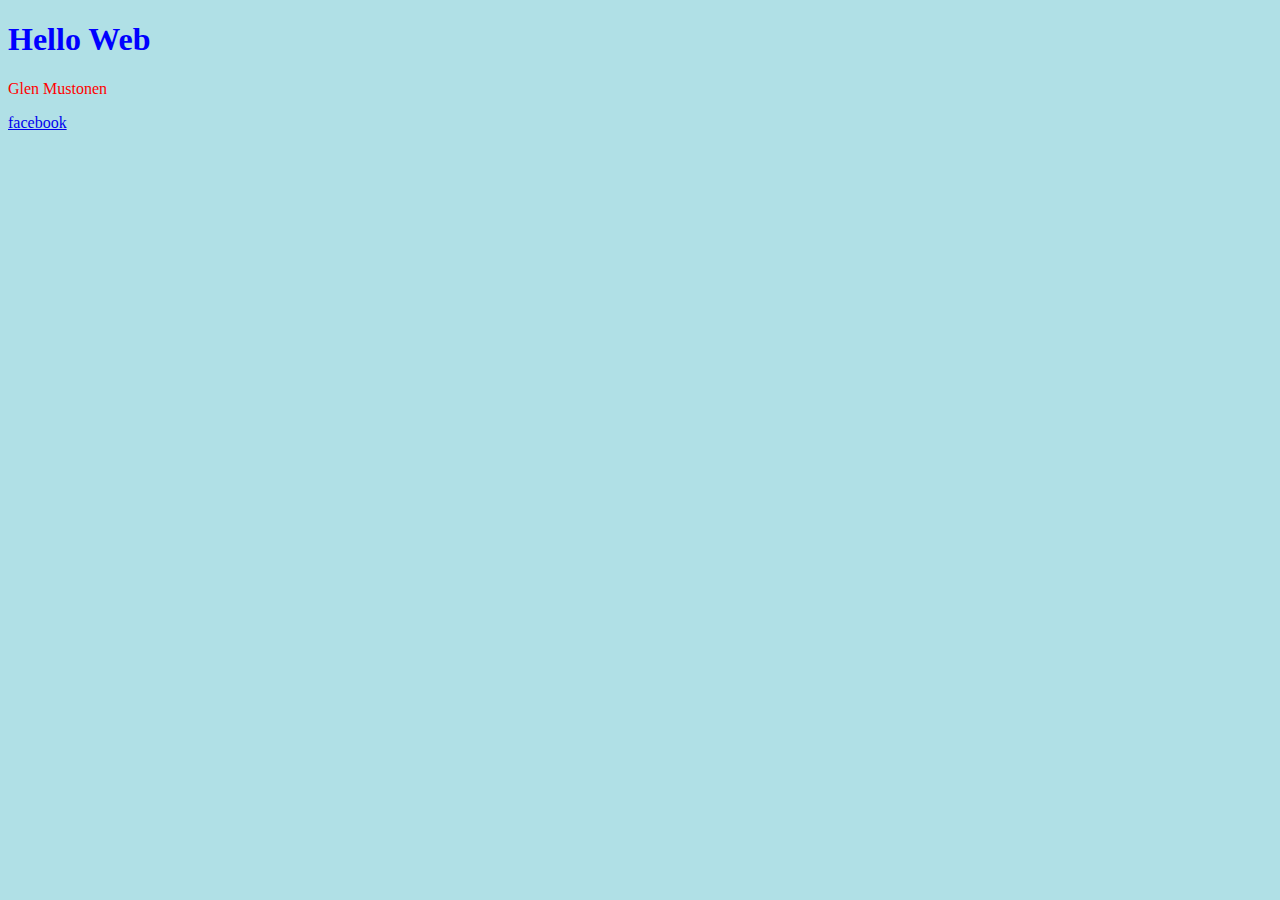
<file: index.html>
<!DOCTYPE html>
<!--
Author: Glen Mustonen
-->

<html>

<head>
  <link rel="stylesheet" href="style.css">
  <link rel="icon" href="pictures/IMG_3804.JPG" type="image/jpeg">
  <title> Glen's Web Page</title>
</head>

<body>
  <h1>
    Hello Web
  </h1>
  <p>
    Glen Mustonen
  </p>
  <a href="https://www.facebook.com">
    facebook
  </a>
</body>

</html>
</file>
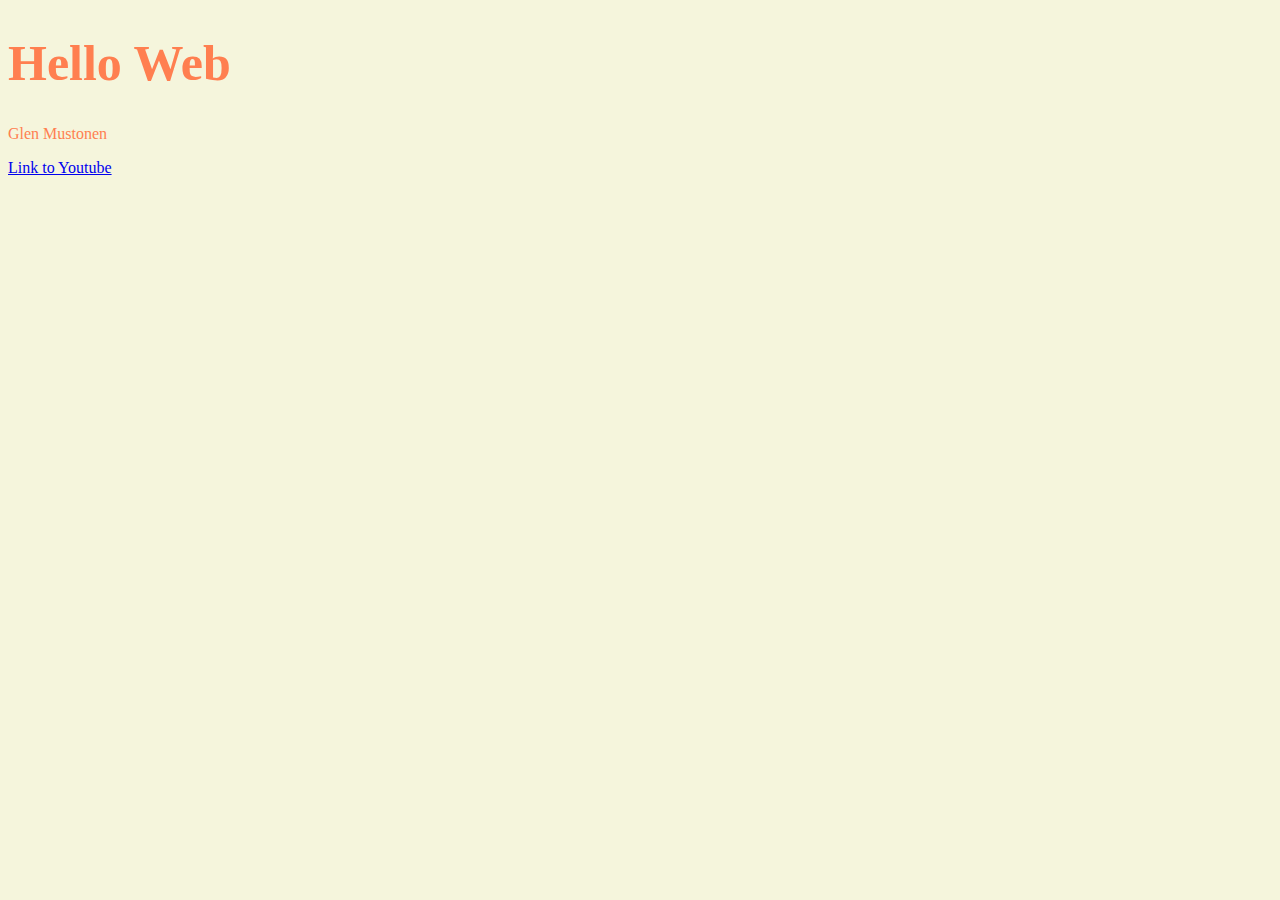
<file: task-a/index.html>
<!DOCTYPE HTML>
<!--
  Author: Glen Mustonen
  Date: 2025-09-12
-->
<html lang="en">

<!--Head isn't visible -->

<head>
  <link rel="stylesheet" href="style.css">
  <title>Glen's Website</title>
</head>

<!--Body is visible, there is head, paragraph and a that stands for link -->

<body>
  <h1>
    Hello Web
  </h1>
  <p>
    Glen Mustonen
  </p>
  <a href="https://www.youtube.com">
    Link to Youtube
  </a>
</body>

</html>
</file>
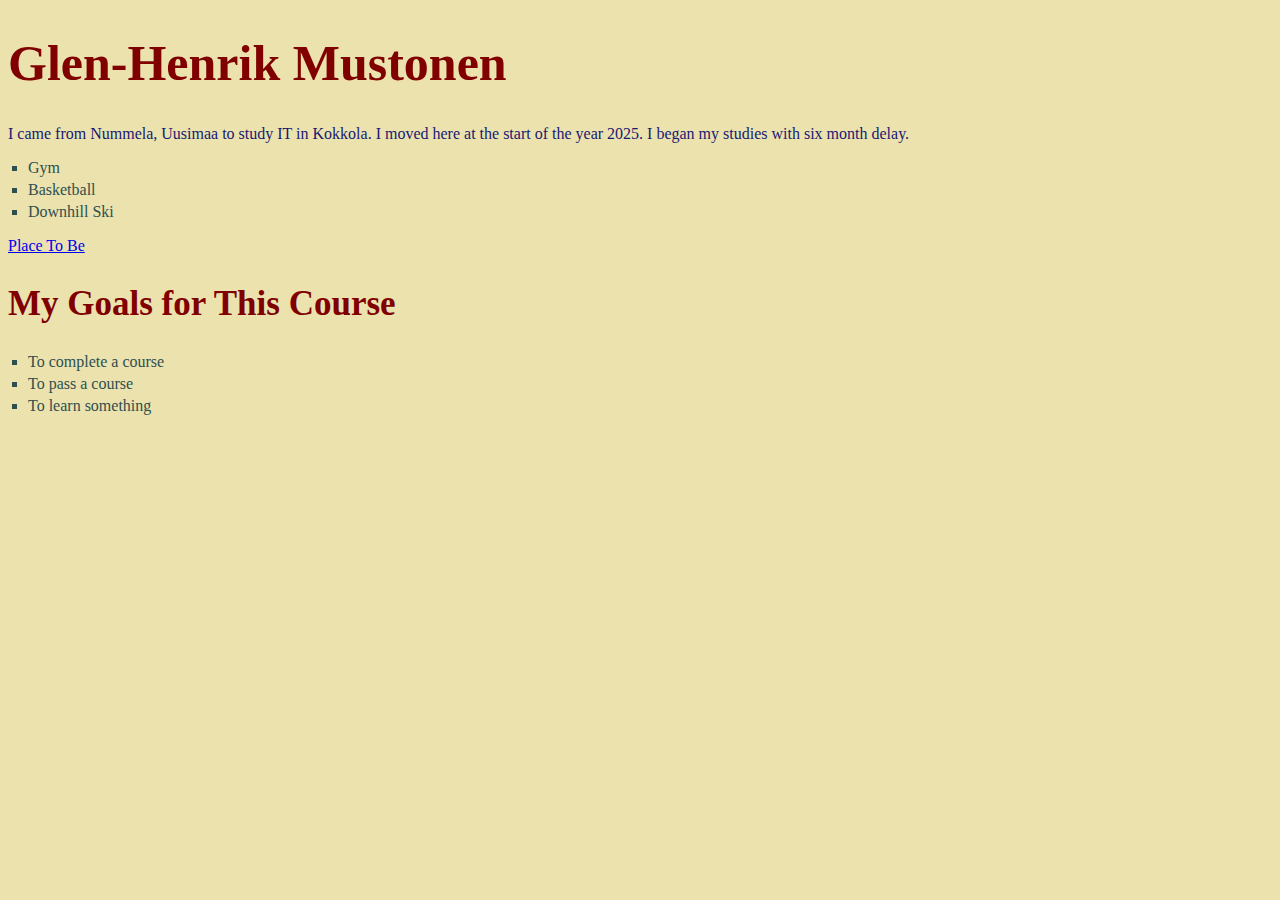
<file: task-b/index.html>
<!DOCTYPE HTML>
<!--
  Author: Glen Mustonen
  Date: 2025-09-12
-->
<html lang="en">

<!--So meta charset="utf-8" supports ä and ö, even emojis without breaking the website
meta name="viewport" content"width=device-width, initial-scale=1" it makes it mobile-friendly, basically it scales the page to match the device's screen width and starts at normal zoom-->
<head>
  <meta charset="utf-8">
  <meta name="viewport" content="width=device-width, initial-scale=1">
  <!--This set an icon to browser tab -->
  <link rel="icon" href="../pictures/naama.png">
  <title>Glen's Website</title>
  <link rel="stylesheet" href="style.css">
</head>


<body>
  <h1>Glen-Henrik Mustonen</h1>

  <p>I came from Nummela, Uusimaa to study IT in Kokkola. I moved here at the start of the year 2025. I began my studies
    with six month delay.</p>

    <!--ul stands for unordered list-->
  <ul>
    <li>Gym</li>
    <li>Basketball</li>
    <li>Downhill Ski</li>
  </ul>

  <a href="https://www.ylilauta.org">
    Place To Be
  </a>

  <h2>My Goals for This Course</h2>
  <!--ol stands of ordered list-->
  <ol>
    <li>To complete a course</li>
    <li>To pass a course</li>
    <li>To learn something</li>
  </ol>
</body>

</html>
</file>
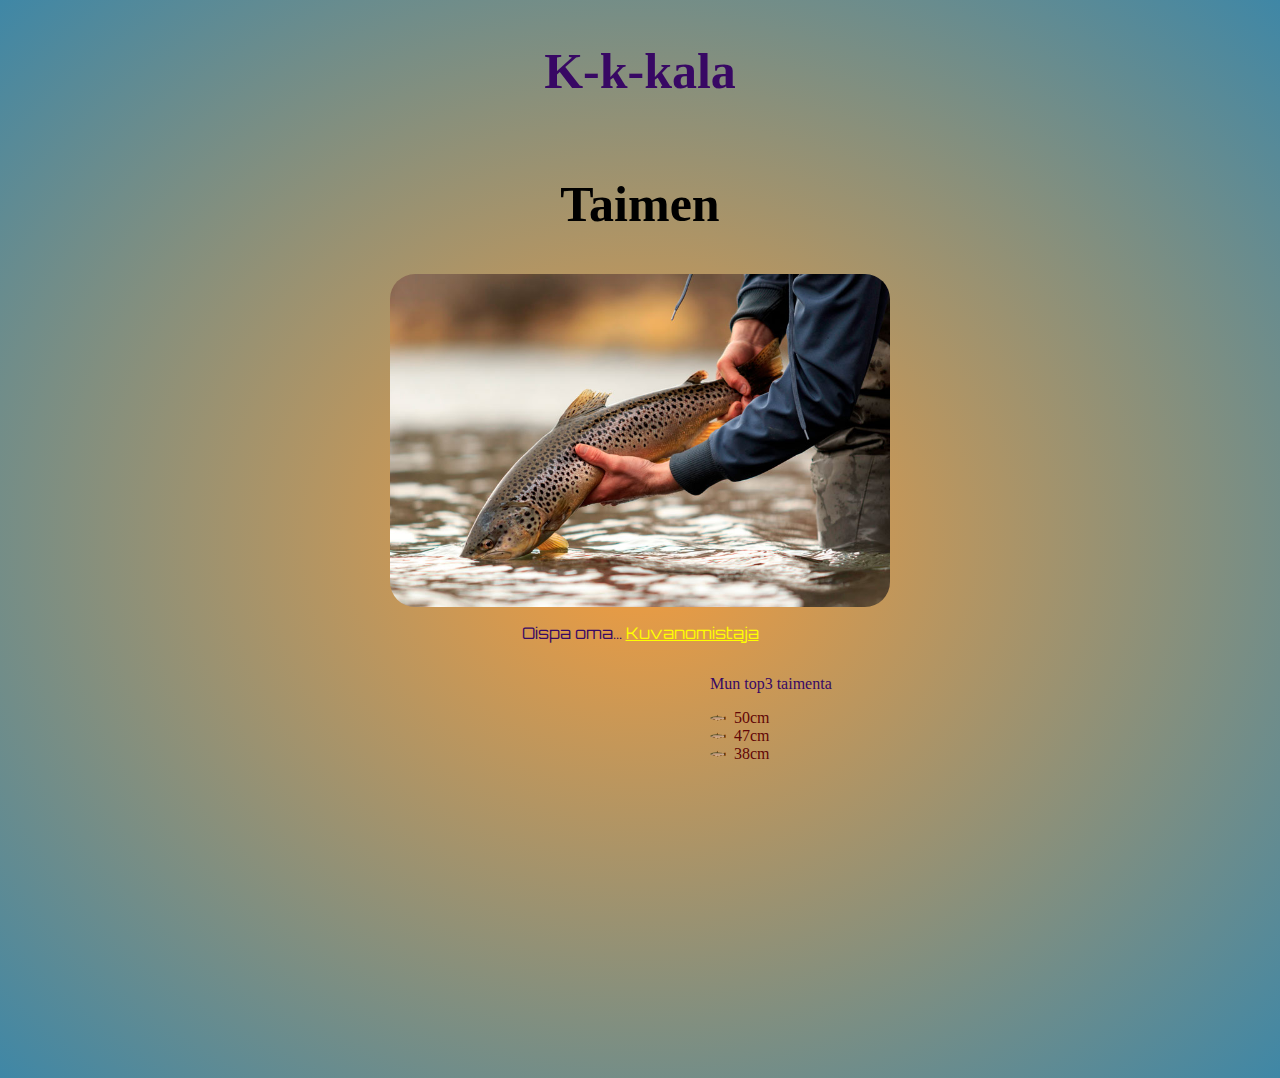
<file: task-d/index.html>
<!--
  Author: Glen Mustonen
  Date: 2025-10-9
-->
<!DOCTYPE HTML>
<html lang="en">


<head>
  <meta charset="utf-8">
  <meta name="viewport" content="width=device-width, initial-scale=1">

  <title>Glen's Website</title>

  <link rel="icon" href="../pictures/naama.png"> <!--source of head img-->
  <link rel="stylesheet" href="style.css">

  <link href="https://fonts.googleapis.com/css2?family=Orbitron&display=swap" rel="stylesheet"> <!--this is for fonts-->
</head>


<body>
  <div class="header">
    <h1>K-k-kala</h1>
    <h2>Taimen</h2>
  </div>

  <div class="box">
    <img id="trout" src="../pictures/taimenen-kalastus.jpg" alt="Trout from vanhankaupunginkoski">
    <p id="special-message">Oispa oma... <a href="https://kalast.us/taimenen-kalastus/"
        target="_blank">Kuvanomistaja</a></p>
  </div>

  <div class="paragraph-trout">
    <p id="ennatykset">Mun top3 taimenta</p>
  </div>

  <section>
    <ul>
      <li>50cm</li>
      <li>47cm</li>
      <li>38cm</li>
    </ul>
  </section>
</body>
</file>
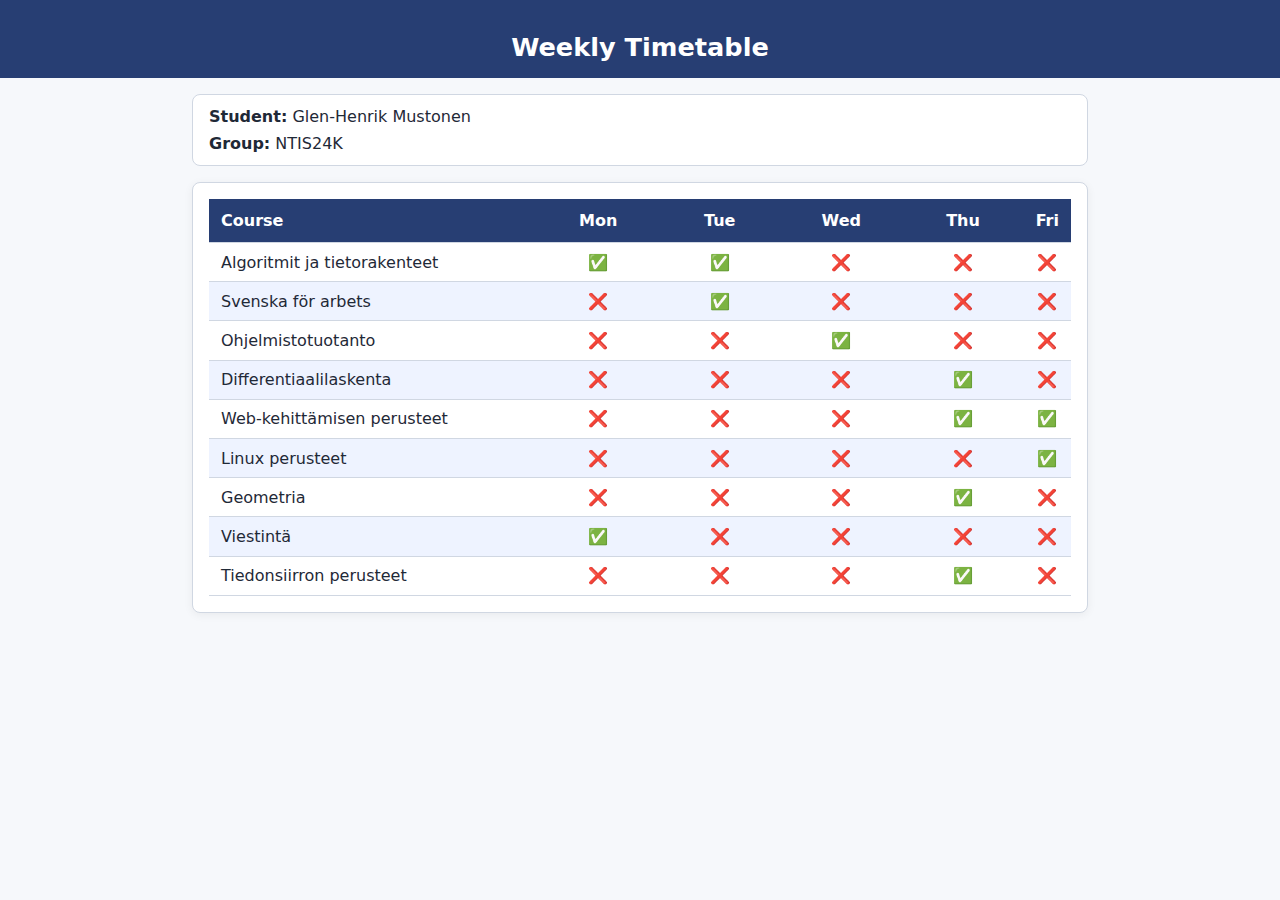
<file: task-e/index.html>
<!--
  Author: Glen-Henrik Mustonen
  Date: 2025-10-29
-->
<html lang="en">

<head>
  <meta charset="UTF-8">
  <title>Weekly Timetable</title>
  <link rel="stylesheet" href="style.css">
</head>

<body>

  <header class="site-header">
    <h1>Weekly Timetable</h1>
  </header>

  <main class="content">
    <!-- Student info block: edit the values as needed -->
    <section class="student-info" aria-label="Student information">
      <p><strong>Student:</strong> <span class="student-name">Glen-Henrik Mustonen</span></p>
      <p><strong>Group:</strong> <span class="student-group">NTIS24K</span></p>
    </section>
    <div class="table-wrap">
      <table class="table">
        <thead>
          <tr>
            <th>Course</th>
            <th>Mon</th>
            <th>Tue</th>
            <th>Wed</th>
            <th>Thu</th>
            <th>Fri</th>
          </tr>
        </thead>
        <tbody>
          <tr>
            <td>Algoritmit ja tietorakenteet</td>
            <td>✅</td>
            <td>✅</td>
            <td>❌</td>
            <td>❌</td>
            <td>❌</td>
          </tr>
          <tr>
            <td>Svenska för arbets</td>
            <td>❌</td>
            <td>✅</td>
            <td>❌</td>
            <td>❌</td>
            <td>❌</td>
          </tr>
          <tr>
            <td>Ohjelmistotuotanto</td>
            <td>❌</td>
            <td>❌</td>
            <td>✅</td>
            <td>❌</td>
            <td>❌</td>
          </tr>
          <tr>
            <td>Differentiaalilaskenta</td>
            <td>❌</td>
            <td>❌</td>
            <td>❌</td>
            <td>✅</td>
            <td>❌</td>
          </tr>
          <tr>
            <td>Web-kehittämisen perusteet</td>
            <td>❌</td>
            <td>❌</td>
            <td>❌</td>
            <td>✅</td>
            <td>✅</td>
          </tr>
          <tr>
            <td>Linux perusteet</td>
            <td>❌</td>
            <td>❌</td>
            <td>❌</td>
            <td>❌</td>
            <td>✅</td>
          </tr>
          <tr>
            <td>Geometria</td>
            <td>❌</td>
            <td>❌</td>
            <td>❌</td>
            <td>✅</td>
            <td>❌</td>
          </tr>
          <tr>
            <td>Viestintä</td>
            <td>✅</td>
            <td>❌</td>
            <td>❌</td>
            <td>❌</td>
            <td>❌</td>
          </tr>
          <tr>
            <td>Tiedonsiirron perusteet</td>
            <td>❌</td>
            <td>❌</td>
            <td>❌</td>
            <td>✅</td>
            <td>❌</td>
          </tr>
        </tbody>
      </table>
    </div>
  </main>


</body>

</html>
</file>
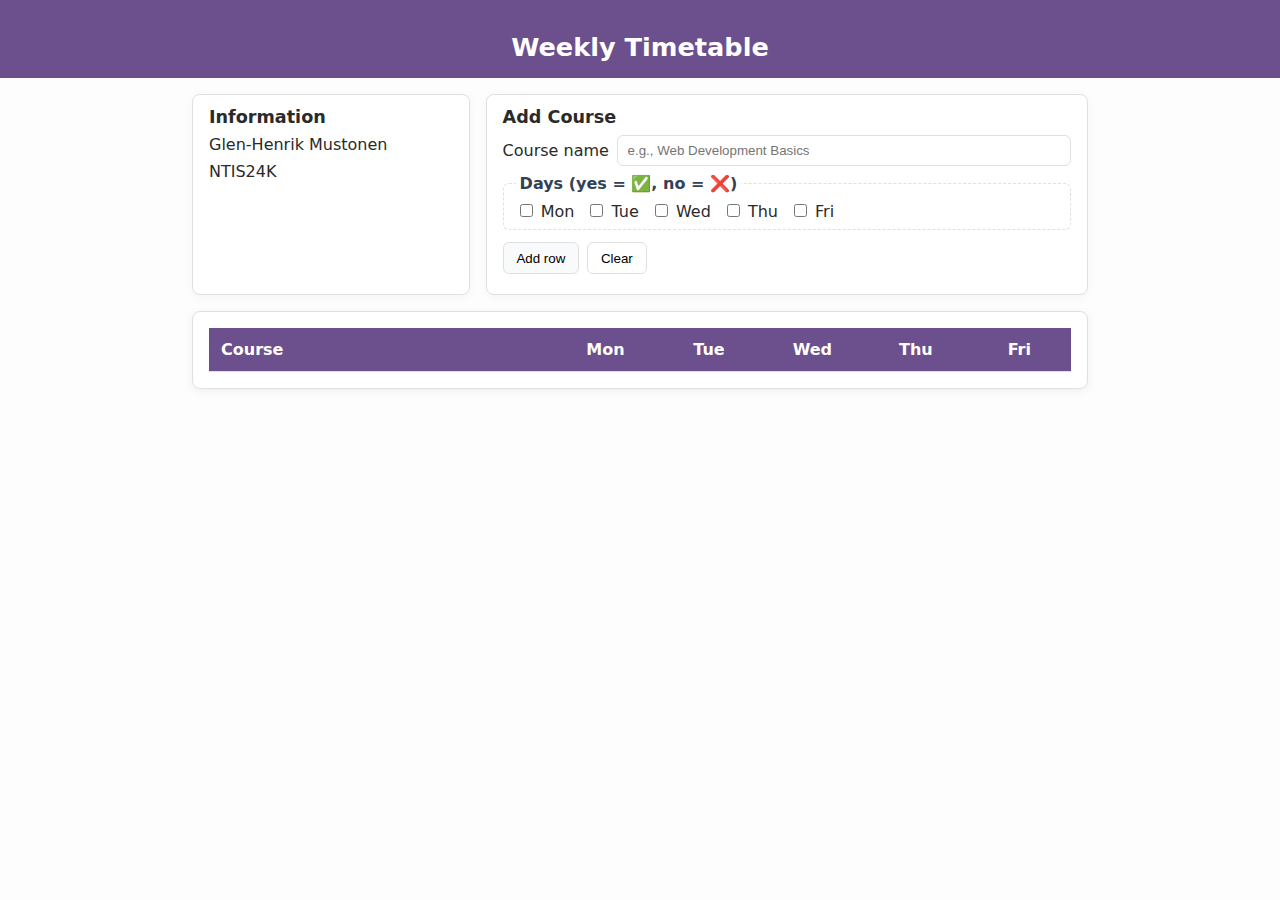
<file: task-f/index.html>
<!--
  Author: Glen-Henrik Mustonen
  Date: 2025-10-29
-->

<!DOCTYPE html>
<html lang="en">

<head>
  <meta charset="UTF-8">
  <title>Weekly Timetable</title>
  <link rel="stylesheet" href="style.css">
  <script src="index.js"></script>
</head>

<body>

  <header class="site-header">
    <h1>Weekly Timetable</h1>
  </header>

  <main class="content">
    <!-- Top row split into two blocks -->
    <div class="top-grid">
      <!-- Student info (30%) -->
      <section class="student-info" aria-label="Student information">
        <h2 class="student-info-title">Information</h2>
        <p><span class="student-name">Glen-Henrik Mustonen</span></p>
        <p><span class="student-group">NTIS24K</span></p>
      </section>

      <!-- Controls (70%): add course + day marks -->
      <section class="controls" aria-label="Add course row">
        <h2 class="controls-title">Add Course</h2>

        <form id="addCourseForm">
          <div class="form-row">
            <label for="courseName">Course name</label>
            <input id="courseName" name="courseName" type="text" required placeholder="e.g., Web Development Basics">
          </div>

          <fieldset class="days-group">
            <legend>Days (yes = &#9989;, no = &#10060;)</legend>
            <label><input type="checkbox" name="day" value="Mon"> Mon</label>
            <label><input type="checkbox" name="day" value="Tue"> Tue</label>
            <label><input type="checkbox" name="day" value="Wed"> Wed</label>
            <label><input type="checkbox" name="day" value="Thu"> Thu</label>
            <label><input type="checkbox" name="day" value="Fri"> Fri</label>
          </fieldset>

          <div class="form-row">
            <button id="addRowBtn" type="submit" class="btn">Add row</button>
            <button id="clearBtn" type="reset" class="btn btn-secondary">Clear</button>
          </div>
        </form>
      </section>
    </div>

    <!-- Table -->
    <div class="table-wrap">
      <table class="table" id="timetable">
        <thead>
          <tr>
            <th>Course</th>
            <th>Mon</th>
            <th>Tue</th>
            <th>Wed</th>
            <th>Thu</th>
            <th>Fri</th>
          </tr>
        </thead>
        <tbody>
        </tbody>
      </table>
    </div>
  </main>

</body>

</html>
</file>
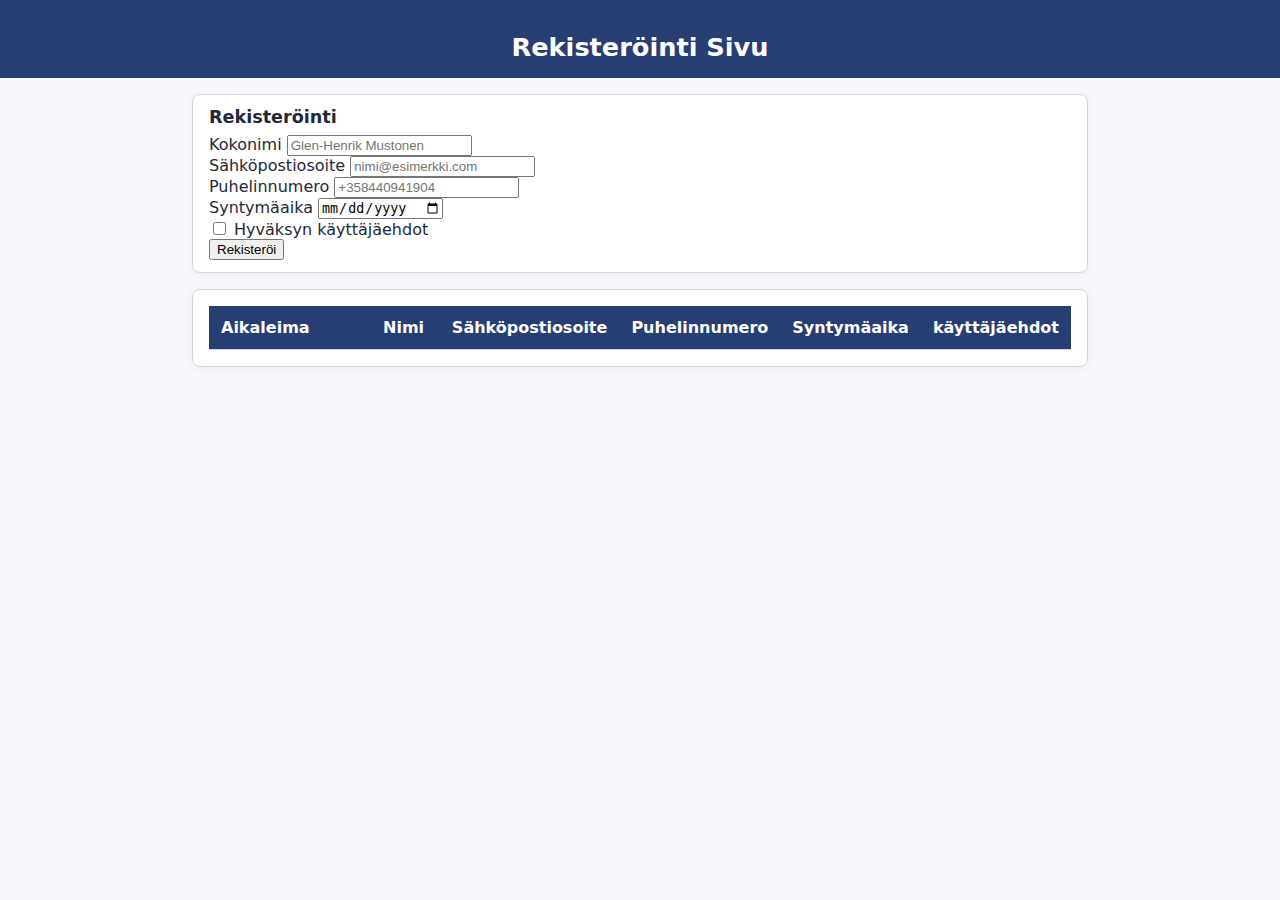
<file: task-g/index.html>
<!DOCTYPE html>
<html lang="en">

<head>
  <meta charset="UTF-8">
  <title>Weekly Timetable</title>
  <link rel="stylesheet" href="style.css">
  <script src="index.js"></script>
</head>

<body>

  <header class="site-header">
    <h1>Rekisteröinti Sivu</h1>
  </header>

  <main class="content">
    <div class="top-grid">
      <section class="controls" aria-label="Lisää Rekisteröinti">
        <h2 class="controls-title">Rekisteröinti </h2>
        
        <form id="regForm" novalidate>
          <input id="timestamp" name="timestamp" type="hidden">
          
          <div>
            <label for="fullname">Kokonimi</label>
            <input id="fullname" name="fullname" type="text" placeholder="Glen-Henrik Mustonen">
            <span class="error" id="err-fullname" aria-live="polite"></span>
          </div>
          
          <div>
            <label for="email">Sähköpostiosoite</label>
            <input id="email" name="email" type="email" placeholder="nimi@esimerkki.com">
            <span class="error" id="err-email" aria-live="polite"></span>
          </div>
          
          <div>
            <label for="phone">Puhelinnumero</label>
            <input id="phone" name="phone" type="tel" placeholder="+358440941904">
            <small class="hint"></small>
            <span class="error" id="err-phone" aria-live="polite"></span>
          </div>
          
          <div>
            <label for="birthdate">Syntymäaika</label>
            <input id="birthdate" name="birthdate" type="date">
            <span class="error" id="err-birthdate" aria-live="polite"></span>
          </div>
          
          <div>
            <label>
              <input id="terms" name="terms" type="checkbox">
              Hyväksyn käyttäjäehdot
            </label>
            <span class="error" id="err-terms" aria-live="polite"></span>
          </div>
          
          <div>
            <button id="submitBtn" type="submit">Rekisteröi</button>
          </div>
        </form>
      </section>
    </div>
      
      <div class="table-wrap">
        <table class="table" id="timetable">
          <thead>
          <tr>
            <th>Aikaleima</th>
            <th>Nimi</th>
            <th>Sähköpostiosoite</th>
            <th>Puhelinnumero</th>
            <th>Syntymäaika</th>
            <th>käyttäjäehdot</th>
          </tr>
        </thead>
        <tbody>
        </tbody>
      </table>
    </div>
  </main>

</body>

</html>
</file>
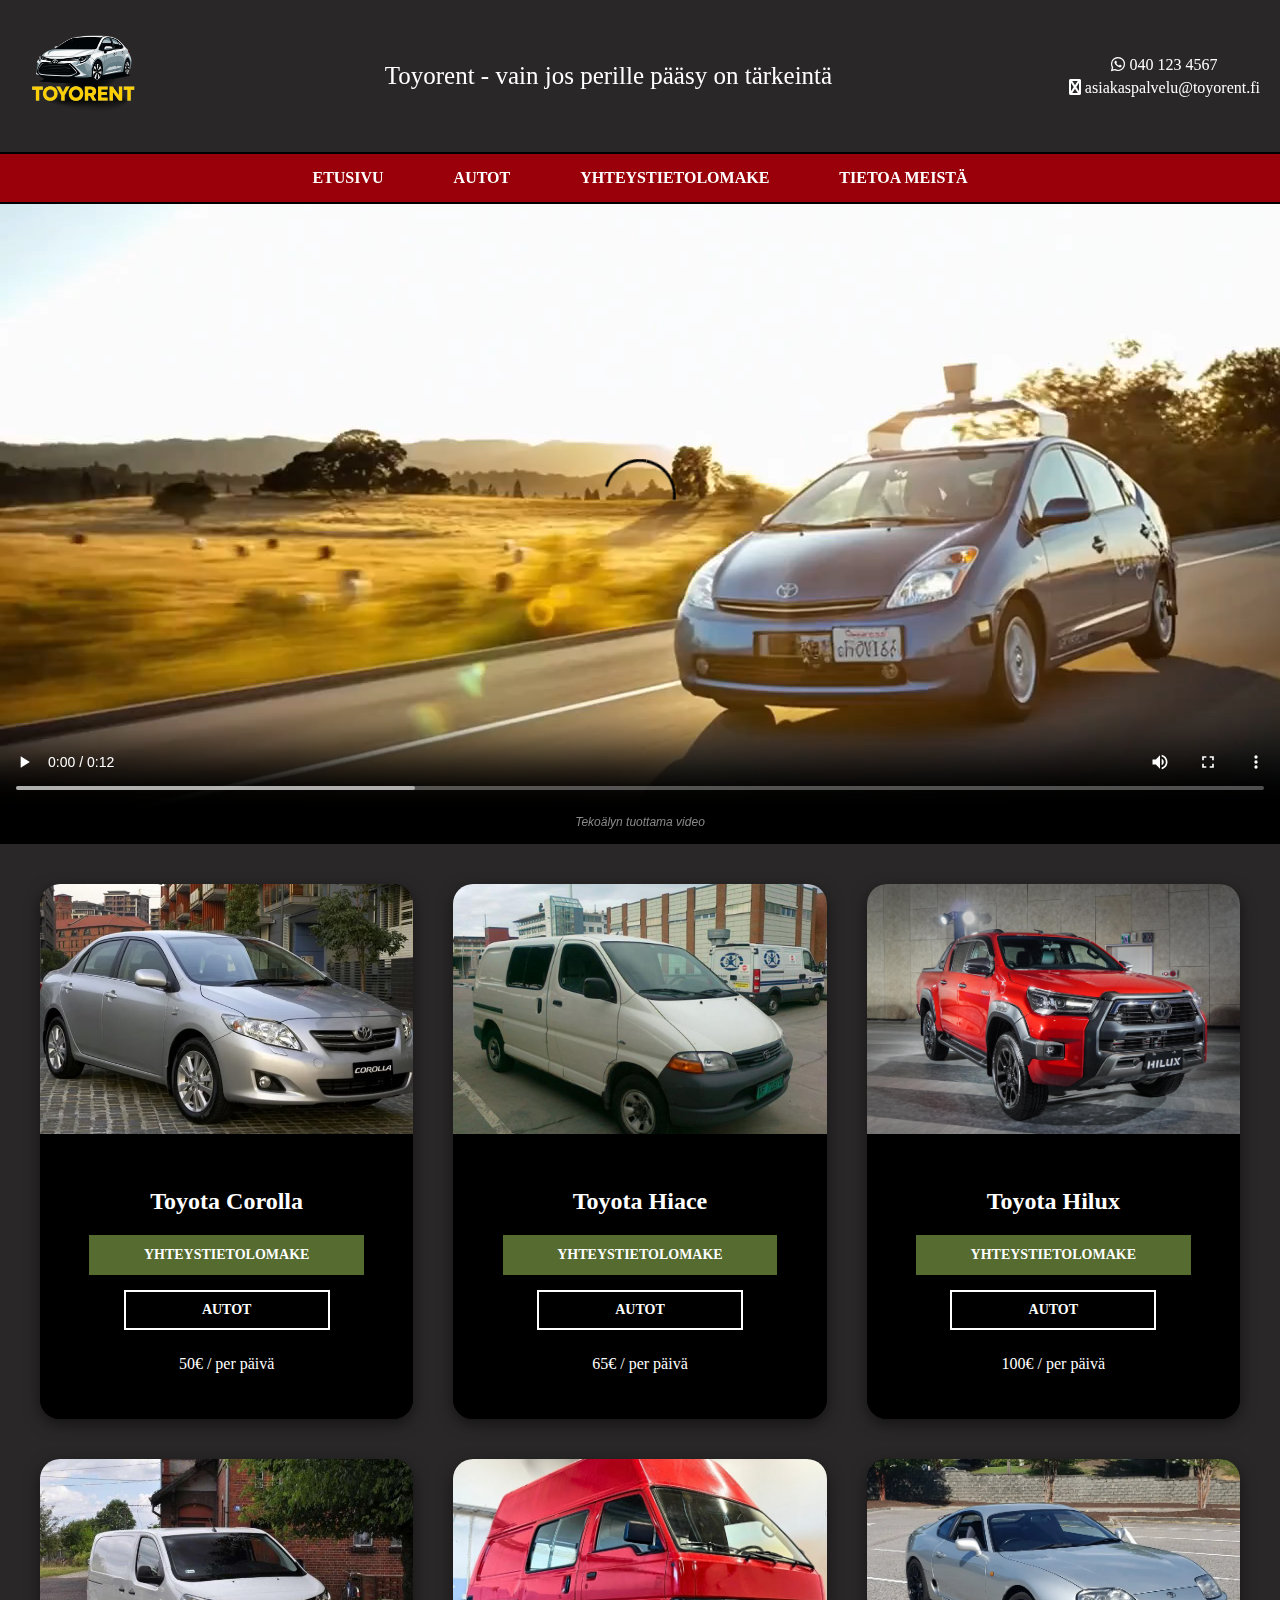
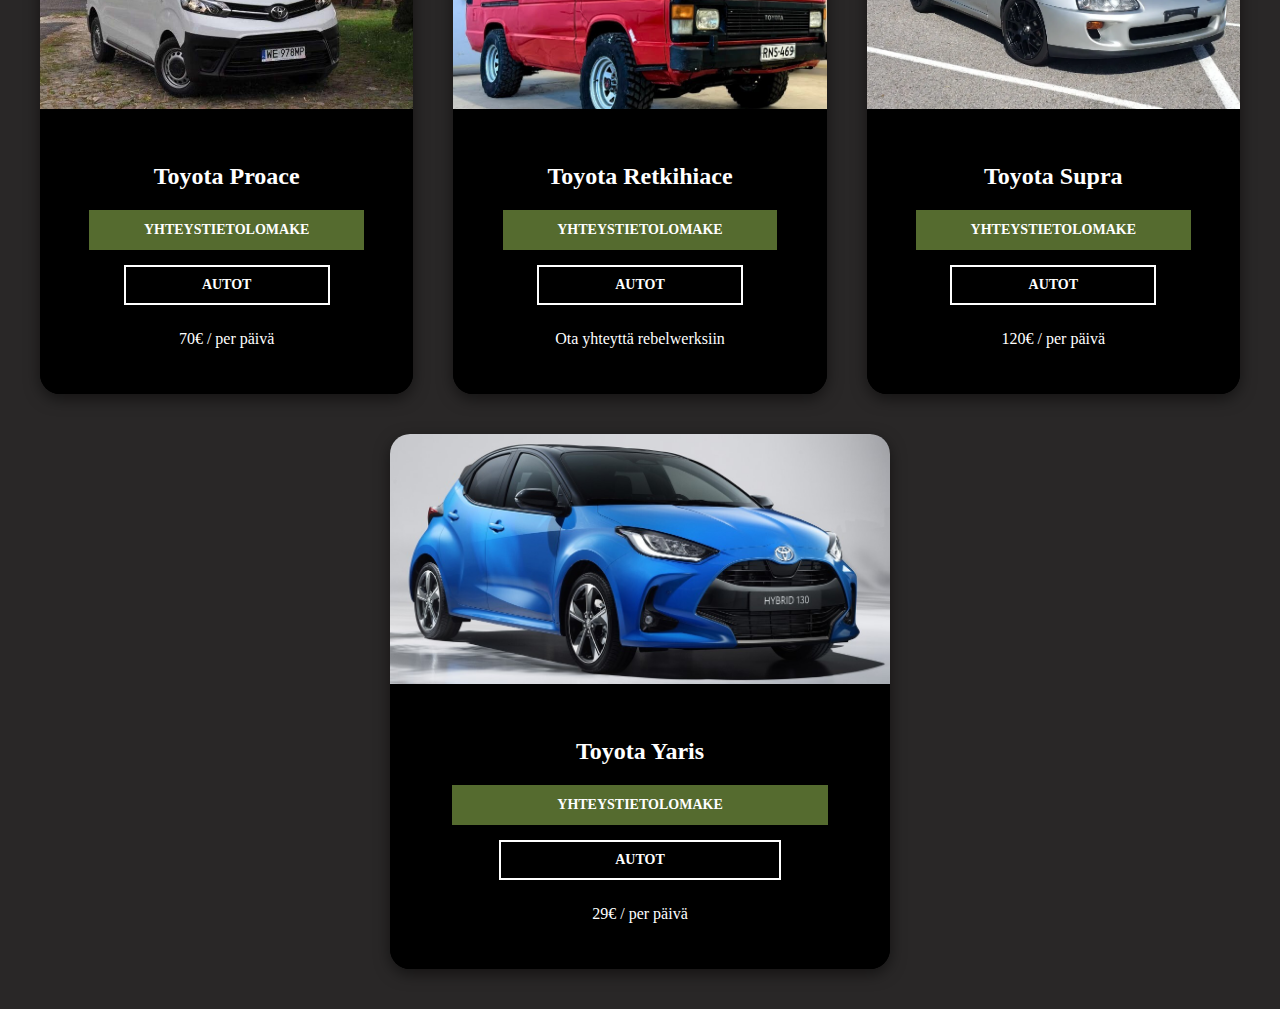
<file: task-i/index.html>
<!--
  Author: Glen Mustonen
  Date: 2025-11-20
-->

<!DOCTYPE HTML>
<html lang="fi">

<head>
  <meta charset="utf-8">
  <meta name="viewport" content="width=device-width, initial-scale=1">
  <link rel="icon" href="../pictures/toyorent-head.png">
  <title>Toyorent</title>
  <link rel="stylesheet" href="style.css">
  <link rel="stylesheet" href="https://cdnjs.cloudflare.com/ajax/libs/font-awesome/6.4.0/css/all.min.css">
</head>

<body>

  <header class="header">
    <div class="header-left-group">
      <a href="index.html" class="site-logo">
        <img src="../pictures/toyorent.png" alt="Toyorent logo" width="128" height="128" loading="lazy">
      </a>
    </div>

    <div class="header-middle-group">
      <p>Toyorent - vain jos perille pääsy on tärkeintä</p>
    </div>

    <div class="header-right-group">
      <div class="contact-row">
        <i class="fab fa-whatsapp"></i>
        <span class="phone-number">040 123 4567</span>
      </div>

      <div class="contact-row">
        <i class="fab fa-envelope"></i>
        <span class="email">asiakaspalvelu@toyorent.fi</span>
      </div>

    </div>
  </header>

  <nav class="main-nav">
    <ul class="nav-list">
      <li id="etusivu"><a href="index.html">Etusivu</a></li>
      <li id="autot"><a href="autot.html">Autot</a></li>
      <li id="yhteystiedot"><a href="yhteystietolomake.html">Yhteystietolomake</a></li>
      <li id="hinnasto"><a href="tiedot.html">Tietoa meistä</a></li>
    </ul>
  </nav>

  <main>
    <div class="video-section">
      <div class="video-container">
        <video controls loop playsinline>
          <source src="../video/mainos.mp4" type="video/mp4">
        </video>
        <p id="video-paragraph">Tekoälyn tuottama video</p>
      </div>
    </div>

  </main>

  <section class="car-section">
    <div class="car-grid">

      <!-- Corolla -->
      <div class="car-card">
        <div class="car-image">
          <img src="../autot/toyota-corolla.avif" alt="Toyota Corolla">
        </div>
        <div class="car-info">
          <h3>Toyota Corolla</h3>
          <div class="car-buttons">
            <a href="yhteystietolomake.html" class="btn-quote">Yhteystietolomake</a>
            <a href="autot.html" class="btn-details">Autot</a>
          </div>
          <p class="price">50€ / per päivä</p>
        </div>
      </div>

      <!-- Hiace -->
      <div class="car-card">
        <div class="car-image">
          <img src="../autot/toyota-hiace.jpg" alt="Toyota Hiace">
        </div>
        <div class="car-info">
          <h3>Toyota Hiace</h3>
          <div class="car-buttons">
            <a href="yhteystietolomake.html" class="btn-quote">Yhteystietolomake</a>
            <a href="autot.html" class="btn-details">Autot</a>
          </div>
          <p class="price">65€ / per päivä</p>
        </div>
      </div>

      <!-- Hilux -->
      <div class="car-card">
        <div class="car-image">
          <img src="../autot/toyota-hilux.jpg" alt="Toyota Hilux">
        </div>
        <div class="car-info">
          <h3>Toyota Hilux</h3>
           <div class="car-buttons">
            <a href="yhteystietolomake.html" class="btn-quote">Yhteystietolomake</a>
            <a href="autot.html" class="btn-details">Autot</a>
          </div>
          <p class="price">100€ / per päivä</p>
        </div>
      </div>

      <!-- Proace -->
      <div class="car-card">
        <div class="car-image">
          <img src="../autot/toyota-proace.jpg" alt="Toyota Proace">
        </div>
        <div class="car-info">
          <h3>Toyota Proace</h3>
          <div class="car-buttons">
            <a href="yhteystietolomake.html" class="btn-quote">Yhteystietolomake</a>
            <a href="autot.html" class="btn-details">Autot</a>
          </div>
          <p class="price">70€ / per päivä</p>
        </div>
      </div>

      <!-- Retkihiace -->
      <div class="car-card">
        <div class="car-image">
          <img src="../autot/toyota-retkihiace.jpg" alt="Toyota Retkihiace">
        </div>
        <div class="car-info">
          <h3>Toyota Retkihiace</h3>
          <div class="car-buttons">
            <a href="yhteystietolomake.html" class="btn-quote">Yhteystietolomake</a>
            <a href="autot.html" class="btn-details">Autot</a>
          </div>
          <p class="price">Ota yhteyttä rebelwerksiin</p>
        </div>
      </div>

      <!-- Supra -->
      <div class="car-card">
        <div class="car-image">
          <img src="../autot/toyota-supra.jpg" alt="Toyota Supra">
        </div>
        <div class="car-info">
          <h3>Toyota Supra</h3>
          <div class="car-buttons">
            <a href="yhteystietolomake.html" class="btn-quote">Yhteystietolomake</a>
            <a href="autot.html" class="btn-details">Autot</a>
          </div>
          <p class="price">120€ / per päivä</p>
        </div>
      </div>

      <!-- Yaris -->
      <div class="car-card">
        <div class="car-image">
          <img src="../autot/toyota-yaris.jpg" alt="Toyota Yaris">
        </div>
        <div class="car-info">
          <h3>Toyota Yaris</h3>
          <div class="car-buttons">
            <a href="yhteystietolomake.html" class="btn-quote">Yhteystietolomake</a>
            <a href="autot.html" class="btn-details">Autot</a>
          </div>
          <p class="price">29€ / per päivä</p>
        </div>
      </div>

    </div>
  </section>

<button onclick="topFunction()" id="backToTopBtn" title="Palaa ylös">
    &#8679;
</button>

<script>
    let mybutton = document.getElementById("backToTopBtn");

    window.onscroll = function() {scrollFunction()};

    function scrollFunction() {
        if (document.body.scrollTop > 300 || document.documentElement.scrollTop > 300) {
            mybutton.style.display = "block";
        } else {
            mybutton.style.display = "none";
        }
    }

    function topFunction() {
        window.scrollTo({top: 0, behavior: 'smooth'});
    }
</script>

</body>

</html>
</file>
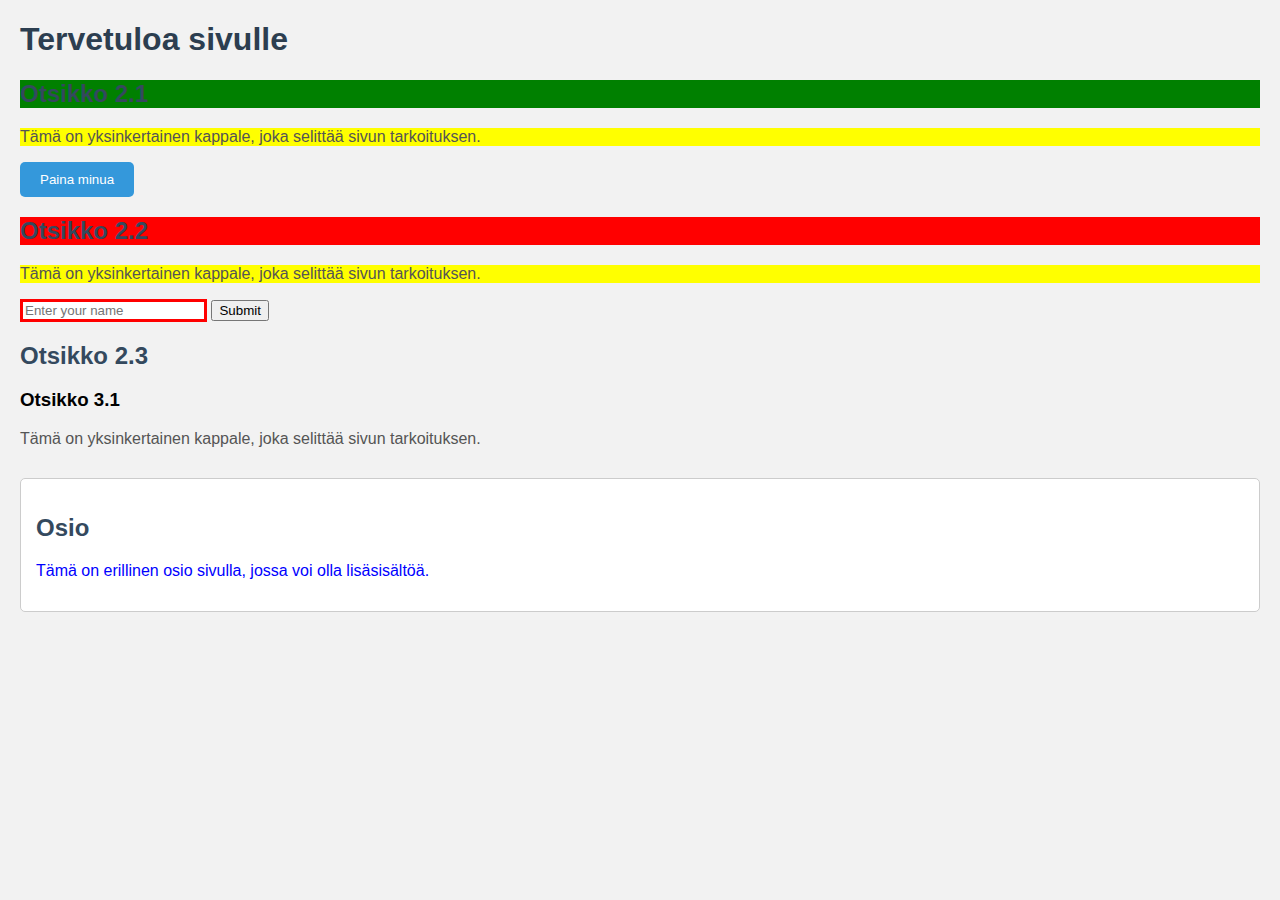
<file: test/index.html>
<!DOCTYPE html>
<html lang="fi">
<head>
  <meta charset="UTF-8">
  <title>Yksinkertainen HTML-sivu</title>
  <style>
    body {
      font-family: Arial, sans-serif;
      background-color: #f2f2f2;
      margin: 20px;
    }

    h1 {
      color: #2c3e50;
    }

    h2 {
      color: #34495e;
    }

    p {
      font-size: 16px;
      color: #555;
    }

    button {
      padding: 10px 20px;
      background-color: #3498db;
      color: white;
      border: none;
      border-radius: 5px;
      cursor: pointer;
    }

    button:hover {
      background-color: #c41f1f;
    }

    section {
      margin-top: 30px;
      padding: 15px;
      background-color: #ffffff;
      border: 1px solid #ccc;
      border-radius: 5px;
    }

    .highlight {
      background-color: yellow;
    }

    #eka {
      background-color: green;
    }

    #toka {
      background-color:  red;
    }

    h1, h2, h3 {
      font-family: Verdana, sans-serif;
    }

    section p {
      color: blue;
    }

    input[type="text"] {
      border: 3px solid red;
    }
  </style>
</head>
<body>

  <h1>Tervetuloa sivulle</h1>
  <h2 id="eka">Otsikko 2.1</h2>
  <p class="highlight">Tämä on yksinkertainen kappale, joka selittää sivun tarkoituksen.</p>
  <button>Paina minua</button>


  <h2 id="toka">Otsikko 2.2</h2>
  <p class="highlight">Tämä on yksinkertainen kappale, joka selittää sivun tarkoituksen.</p>

  <form>
    <input type="text" placeholder="Enter your name">
    <input type="submit" value="Submit">
  </form>

  <h2>Otsikko 2.3</h2>
  <h3>Otsikko 3.1</h3>
  <p>Tämä on yksinkertainen kappale, joka selittää sivun tarkoituksen.</p>

  <section>
    <h2>Osio</h2>
    <p>Tämä on erillinen osio sivulla, jossa voi olla lisäsisältöä.</p>
  </section>

</body>
</html>
</file>
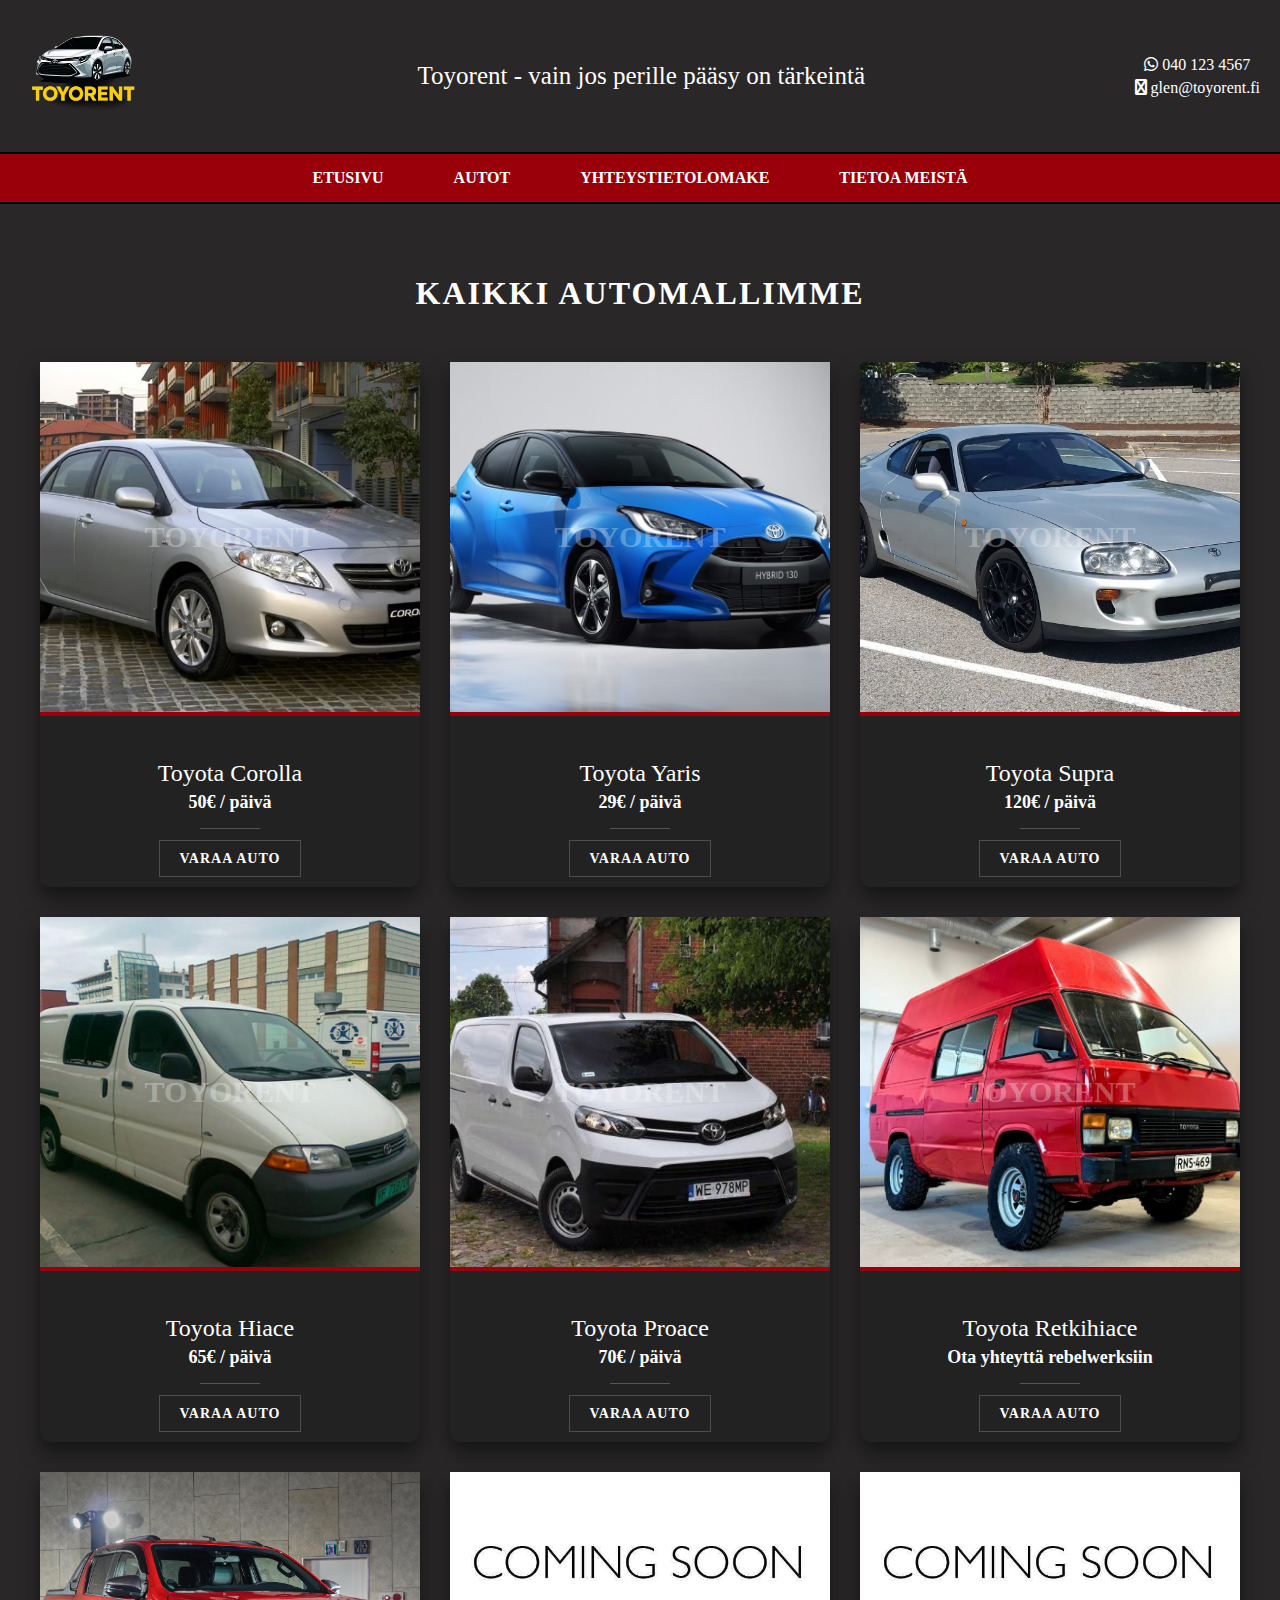
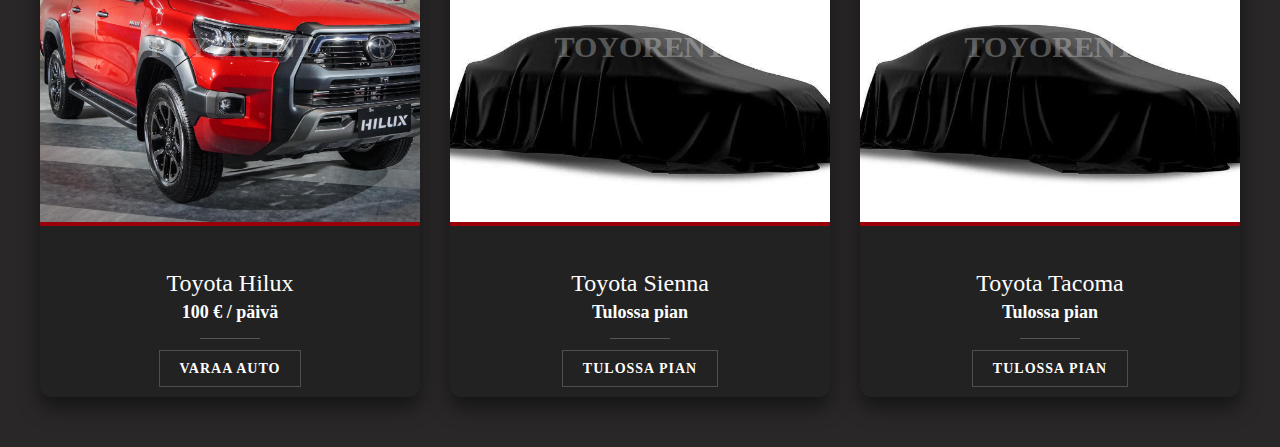
<file: task-i/autot.html>
<!--
  Author: Glen Mustonen
  Date: 2025-11-20
-->

<!DOCTYPE HTML>
<html lang="fi">

<head>
  <meta charset="utf-8">
  <meta name="viewport" content="width=device-width, initial-scale=1">
  <link rel="icon" href="../pictures/toyorent-head.png">
  <title>Toyorent</title>
  <link rel="stylesheet" href="style.css">
  <link rel="stylesheet" href="https://cdnjs.cloudflare.com/ajax/libs/font-awesome/6.4.0/css/all.min.css">

</head>

<body>


  <header class="header">
    <div class="header-left-group">
      <a href="index.html" class="site-logo">
        <img src="../pictures/toyorent.png" alt="Toyorent logo" width="128" height="128" loading="lazy">
      </a>
    </div>

    <div class="header-middle-group">
      <p>Toyorent - vain jos perille pääsy on tärkeintä</p>
    </div>

    <div class="header-right-group">
      <div class="contact-row">
        <i class="fab fa-whatsapp"></i>
        <span class="phone-number">040 123 4567</span>
      </div>

      <div class="contact-row">
        <i class="fab fa-envelope"></i>
        <span class="email">glen@toyorent.fi</span>
      </div>

    </div>
  </header>

  <nav class="main-nav">
    <ul class="nav-list">
      <li id="etusivu"><a href="index.html">Etusivu</a></li>
      <li id="autot"><a href="autot.html">Autot</a></li>
      <li id="yhteystiedot"><a href="yhteystietolomake.html">Yhteystietolomake</a></li>
      <li id="hinnasto"><a href="tiedot.html">Tietoa meistä</a></li>
    </ul>
  </nav>

  <section class="toyota-catalog">
    <h1>Kaikki automallimme</h1>

    <div class="catalog-grid">

      <!-- COROLLA -->
      <div class="product-card">
        <div class="product-image">
          <img src="../autot/toyota-corolla.avif" alt="Toyota Corolla">
          <div class="overlay-logo">TOYORENT</div>
        </div>

        <div class="product-info">
          <h3>Toyota Corolla</h3>
          <div class="product-price">50€ / päivä</div>
          <div class="separator-line"></div>
          <a href="yhteystietolomake.html" class="view-btn">VARAA AUTO</a>
        </div>
      </div>

      <!-- YARIS -->
      <div class="product-card">
        <div class="product-image">
          <img src="../autot/toyota-yaris.jpg" alt="Toyota Yaris">
          <div class="overlay-logo">TOYORENT</div>
        </div>
        <div class="product-info">
          <h3>Toyota Yaris</h3>
          <div class="product-price">29€ / päivä</div>
          <div class="separator-line"></div>
          <a href="yhteystietolomake.html" class="view-btn">VARAA AUTO</a>
        </div>
      </div>

      <!-- SUPRA -->
      <div class="product-card">
        <div class="product-image">
          <img src="../autot/toyota-supra.jpg" alt="Toyota Supra">
          <div class="overlay-logo">TOYORENT</div>
        </div>
        <div class="product-info">
          <h3>Toyota Supra</h3>
          <div class="product-price">120€ / päivä</div>
          <div class="separator-line"></div>
          <a href="yhteystietolomake.html" class="view-btn">VARAA AUTO</a>
        </div>
      </div>

      <!-- Hiace -->
      <div class="product-card">
        <div class="product-image">
          <img src="../autot/toyota-hiace.jpg" alt="Toyota Hiace">
          <div class="overlay-logo">TOYORENT</div>
        </div>
        <div class="product-info">
          <h3>Toyota Hiace</h3>
          <div class="product-price">65€ / päivä</div>
          <div class="separator-line"></div>
          <a href="yhteystietolomake.html" class="view-btn">VARAA AUTO</a>
        </div>
      </div>

      <!-- Proace -->
      <div class="product-card">
        <div class="product-image">
          <img src="../autot/toyota-proace.jpg" alt="Toyota Proace">
          <div class="overlay-logo">TOYORENT</div>
        </div>
        <div class="product-info">
          <h3>Toyota Proace</h3>
          <div class="product-price">70€ / päivä</div>
          <div class="separator-line"></div>
          <a href="yhteystietolomake.html" class="view-btn">VARAA AUTO</a>
        </div>
      </div>

      <!-- Retkihiace -->
      <div class="product-card">
        <div class="product-image">
          <img src="../autot/toyota-retkihiace.jpg" alt="Toyota Retkihiace">
          <div class="overlay-logo">TOYORENT</div>
        </div>
        <div class="product-info">
          <h3>Toyota Retkihiace</h3>
          <div class="product-price">Ota yhteyttä rebelwerksiin</div>
          <div class="separator-line"></div>
          <a href="yhteystietolomake.html" class="view-btn">VARAA AUTO</a>
        </div>
      </div>

      <!-- Hilux -->
      <div class="product-card">
        <div class="product-image">
          <img src="../autot/toyota-hilux.jpg" alt="Toyota Hilux">
          <div class="overlay-logo">TOYORENT</div>
        </div>
        <div class="product-info">
          <h3>Toyota Hilux</h3>
          <div class="product-price">100 € / päivä</div>
          <div class="separator-line"></div>
          <a href="yhteystietolomake.html" class="view-btn">VARAA AUTO</a>
        </div>
      </div>

      <!-- Coming soon -->
      <div class="product-card">
        <div class="product-image">
          <img src="../autot/coming-soon.jpeg" alt="Coming soon">
          <div class="overlay-logo">TOYORENT</div>
        </div>
        <div class="product-info">
          <h3>Toyota Sienna</h3>
          <div class="product-price">Tulossa pian</div>
          <div class="separator-line"></div>
          <a href="" class="view-btn">TULOSSA PIAN</a>
        </div>
      </div>

      <!-- Coming soon -->
      <div class="product-card">
        <div class="product-image">
          <img src="../autot/coming-soon.jpeg" alt="Coming soon">
          <div class="overlay-logo">TOYORENT</div>
        </div>
        <div class="product-info">
          <h3>Toyota Tacoma</h3>
          <div class="product-price">Tulossa pian</div>
          <div class="separator-line"></div>
          <a href="" class="view-btn">TULOSSA PIAN</a>
        </div>
      </div>

    </div>
  </section>

  <button onclick="topFunction()" id="backToTopBtn" title="Palaa ylös">
    &#8679;
</button>

<script>
    let mybutton = document.getElementById("backToTopBtn");

    window.onscroll = function() {scrollFunction()};

    function scrollFunction() {
        if (document.body.scrollTop > 300 || document.documentElement.scrollTop > 300) {
            mybutton.style.display = "block";
        } else {
            mybutton.style.display = "none";
        }
    }

    function topFunction() {
        window.scrollTo({top: 0, behavior: 'smooth'});
    }
</script>

</body>
</file>
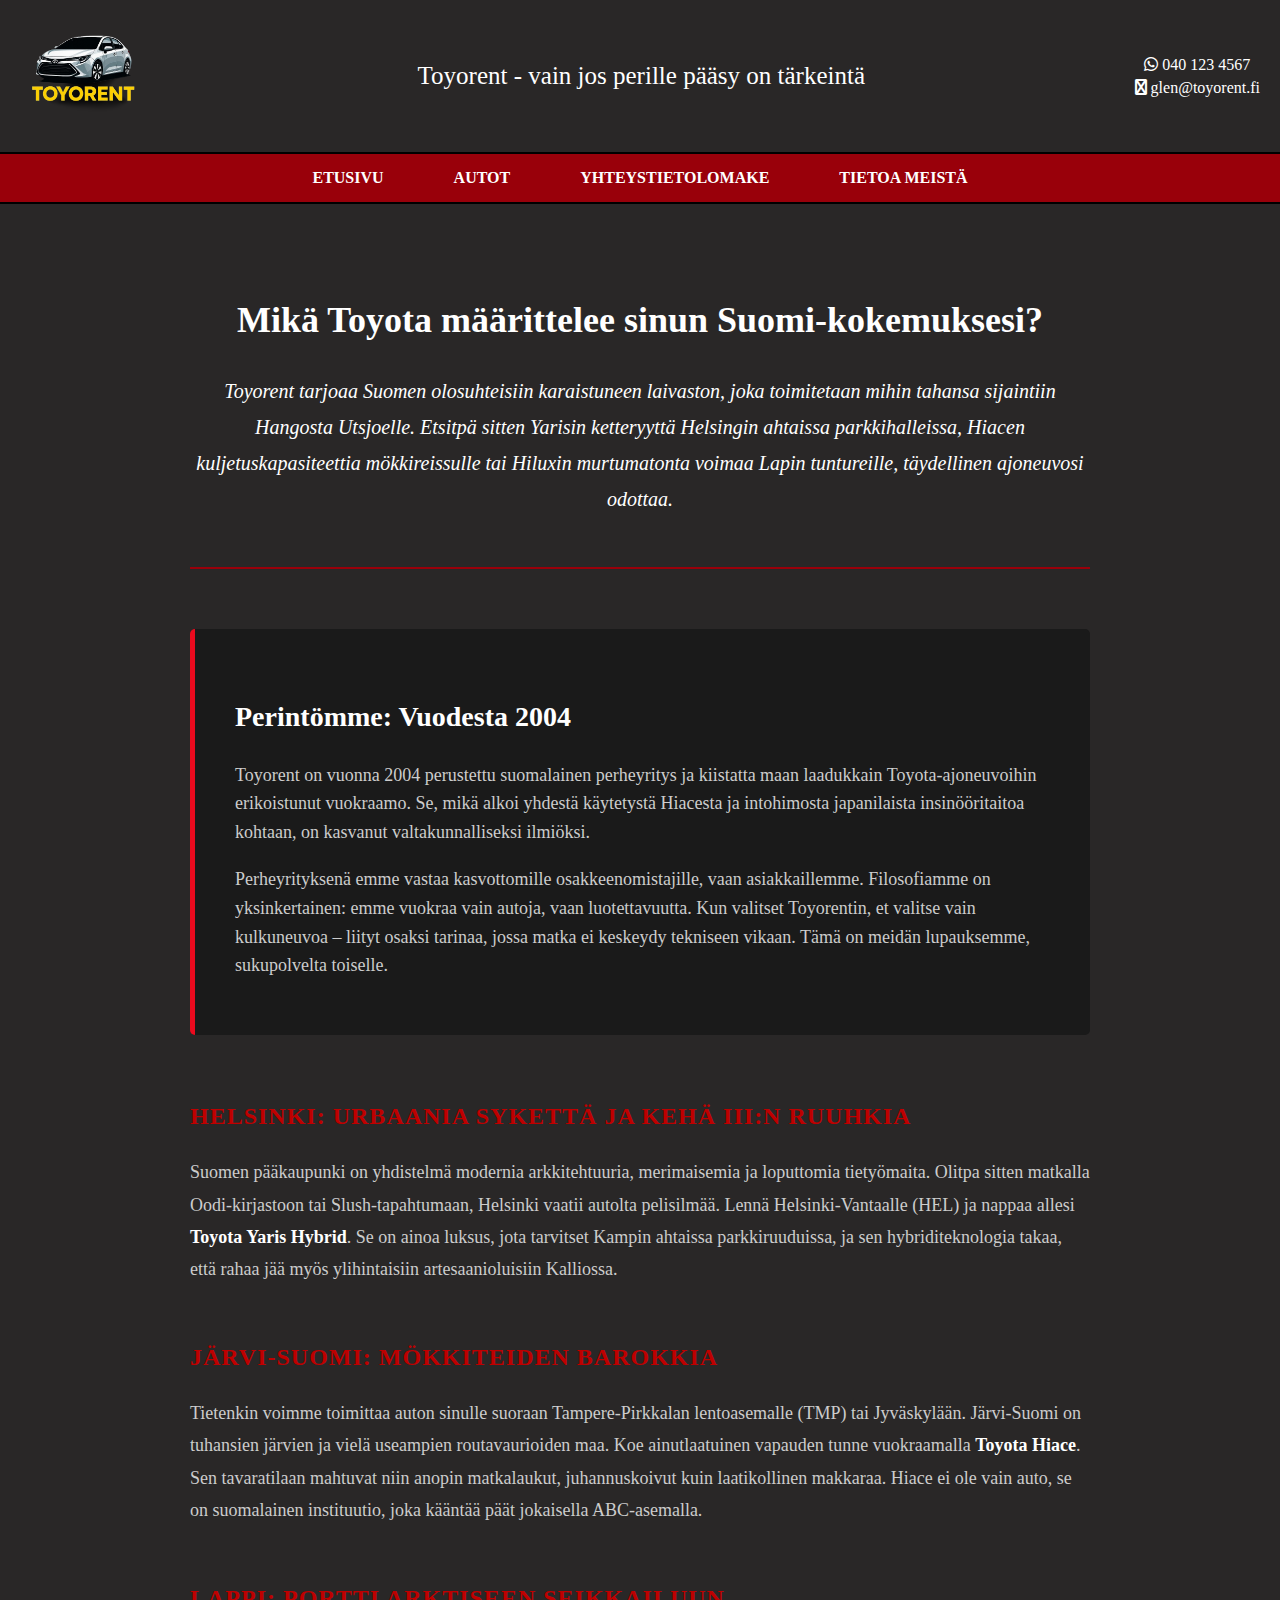
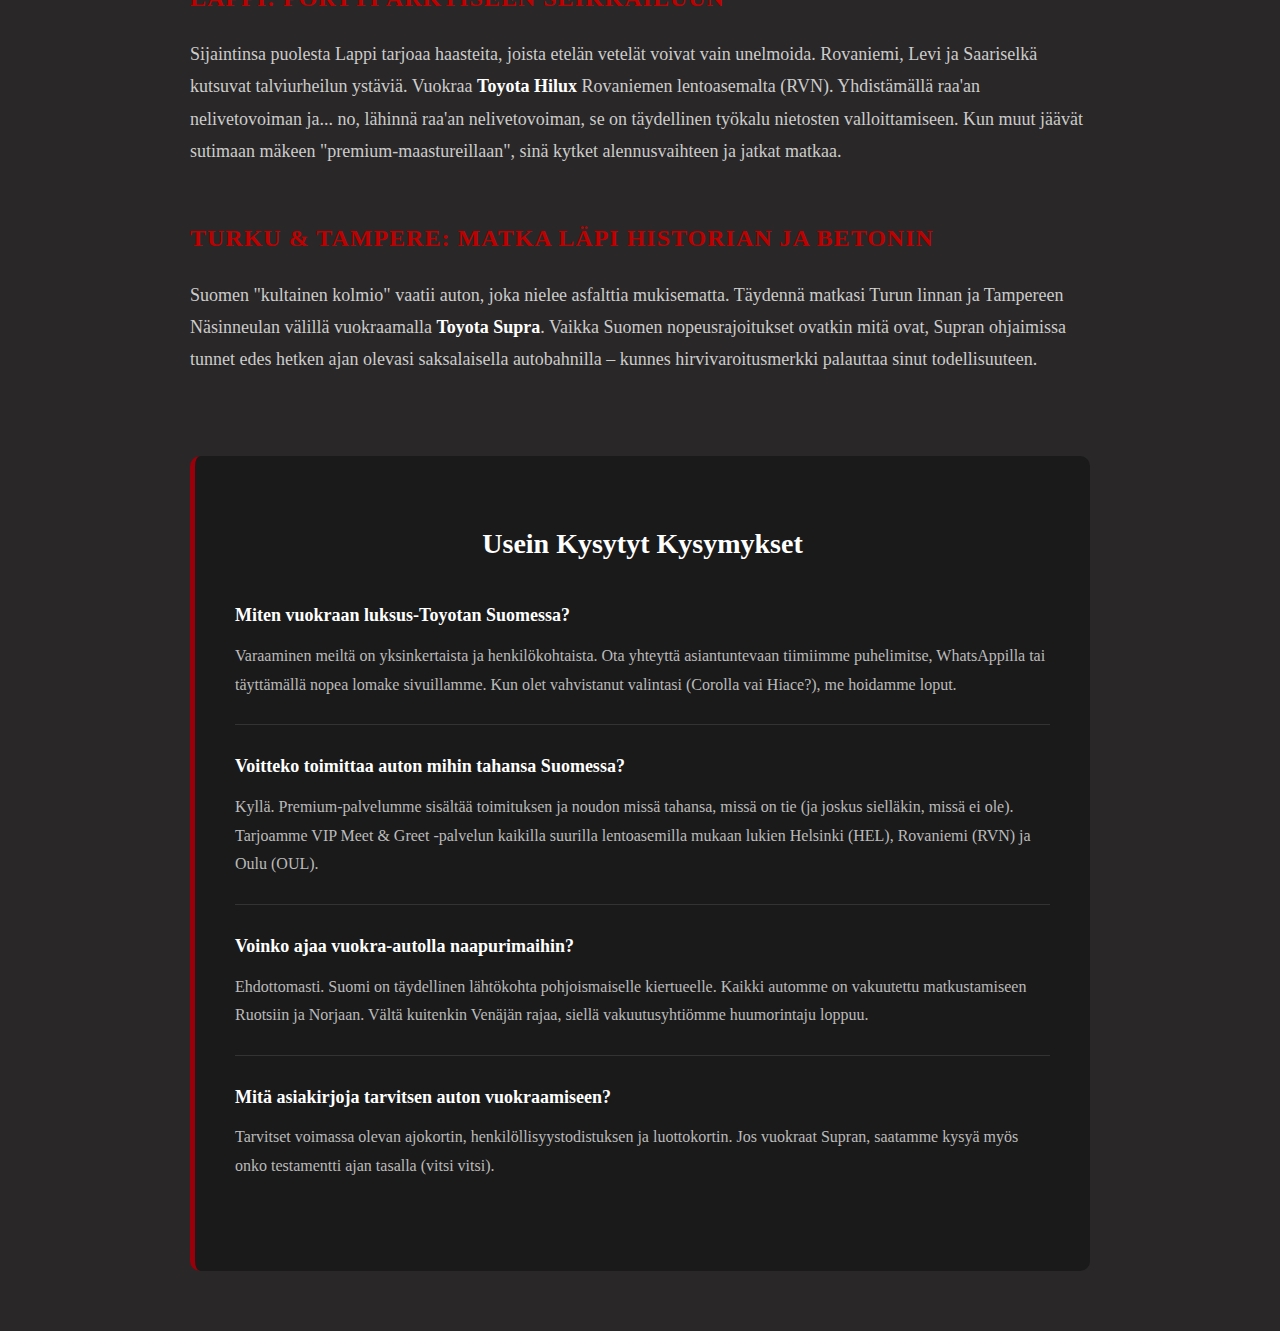
<file: task-i/tiedot.html>
<!--
  Author: Glen Mustonen
  Date: 2025-11-20
-->

<!DOCTYPE HTML>
<html lang="fi">

<head>
  <meta charset="utf-8">
  <meta name="viewport" content="width=device-width, initial-scale=1">
  <link rel="icon" href="../pictures/toyorent-head.png">
  <title>Toyorent</title>
  <link rel="stylesheet" href="style.css">
  <link rel="stylesheet" href="https://cdnjs.cloudflare.com/ajax/libs/font-awesome/6.4.0/css/all.min.css">

</head>

<body>


  <header class="header">
    <div class="header-left-group">
      <a href="index.html" class="site-logo">
        <img src="../pictures/toyorent.png" alt="Toyorent logo" width="128" height="128" loading="lazy">
      </a>
    </div>

    <div class="header-middle-group">
      <p>Toyorent - vain jos perille pääsy on tärkeintä</p>
    </div>

    <div class="header-right-group">
      <div class="contact-row">
        <i class="fab fa-whatsapp"></i>
        <span class="phone-number">040 123 4567</span>
      </div>

      <div class="contact-row">
        <i class="fab fa-envelope"></i>
        <span class="email">glen@toyorent.fi</span>
      </div>

    </div>
  </header>

  <nav class="main-nav">
    <ul class="nav-list">
      <li id="etusivu"><a href="index.html">Etusivu</a></li>
      <li id="autot"><a href="autot.html">Autot</a></li>
      <li id="yhteystiedot"><a href="yhteystietolomake.html">Yhteystietolomake</a></li>
      <li id="hinnasto"><a href="tiedot.html">Tietoa meistä</a></li>
    </ul>
  </nav>

  <section class="info-experience-section">
    <div class="content-container">

      <!-- PÄÄOTSIKKO -->
      <div class="main-intro">
        <h1>Mikä Toyota määrittelee sinun Suomi-kokemuksesi?</h1>
        <p class="intro-lead">
          Toyorent tarjoaa Suomen olosuhteisiin karaistuneen laivaston, joka toimitetaan mihin tahansa sijaintiin
          Hangosta Utsjoelle. Etsitpä sitten Yarisin ketteryyttä Helsingin ahtaissa parkkihalleissa, Hiacen
          kuljetuskapasiteettia mökkireissulle tai Hiluxin murtumatonta voimaa Lapin tuntureille, täydellinen ajoneuvosi
          odottaa.
        </p>
      </div>

      <!-- HISTORIA JA PERHEYRITYS -->
      <div class="history-block">
        <div class="history-content">
          <h2>Perintömme: Vuodesta 2004</h2>
          <p>
            Toyorent on vuonna 2004 perustettu suomalainen perheyritys ja kiistatta maan laadukkain Toyota-ajoneuvoihin
            erikoistunut vuokraamo. Se, mikä alkoi yhdestä käytetystä Hiacesta ja intohimosta japanilaista
            insinööritaitoa kohtaan, on kasvanut valtakunnalliseksi ilmiöksi.
          </p>
          <p>
            Perheyrityksenä emme vastaa kasvottomille osakkeenomistajille, vaan asiakkaillemme. Filosofiamme on
            yksinkertainen: emme vuokraa vain autoja, vaan luotettavuutta. Kun valitset Toyorentin, et valitse vain
            kulkuneuvoa – liityt osaksi tarinaa, jossa matka ei keskeydy tekniseen vikaan. Tämä on meidän lupauksemme,
            sukupolvelta toiselle.
          </p>
        </div>
      </div>

      <!-- HELSINKI -->
      <div class="location-block">
        <h2>Helsinki: Urbaania sykettä ja Kehä III:n ruuhkia</h2>
        <p>
          Suomen pääkaupunki on yhdistelmä modernia arkkitehtuuria, merimaisemia ja loputtomia tietyömaita. Olitpa
          sitten matkalla Oodi-kirjastoon tai Slush-tapahtumaan, Helsinki vaatii autolta pelisilmää. Lennä
          Helsinki-Vantaalle (HEL) ja nappaa allesi <strong>Toyota Yaris Hybrid</strong>. Se on ainoa luksus, jota
          tarvitset Kampin ahtaissa parkkiruuduissa, ja sen hybriditeknologia takaa, että rahaa jää myös ylihintaisiin
          artesaanioluisiin Kalliossa.
        </p>
      </div>

      <!-- JÄRVI-SUOMI -->
      <div class="location-block">
        <h2>Järvi-Suomi: Mökkiteiden barokkia</h2>
        <p>
          Tietenkin voimme toimittaa auton sinulle suoraan Tampere-Pirkkalan lentoasemalle (TMP) tai Jyväskylään.
          Järvi-Suomi on tuhansien järvien ja vielä useampien routavaurioiden maa. Koe ainutlaatuinen vapauden tunne
          vuokraamalla <strong>Toyota Hiace</strong>. Sen tavaratilaan mahtuvat niin anopin matkalaukut, juhannuskoivut
          kuin laatikollinen makkaraa. Hiace ei ole vain auto, se on suomalainen instituutio, joka kääntää päät
          jokaisella ABC-asemalla.
        </p>
      </div>

      <!-- LAPPI -->
      <div class="location-block">
        <h2>Lappi: Portti arktiseen seikkailuun</h2>
        <p>
          Sijaintinsa puolesta Lappi tarjoaa haasteita, joista etelän vetelät voivat vain unelmoida. Rovaniemi, Levi ja
          Saariselkä kutsuvat talviurheilun ystäviä. Vuokraa <strong>Toyota Hilux</strong> Rovaniemen lentoasemalta
          (RVN). Yhdistämällä raa'an nelivetovoiman ja... no, lähinnä raa'an nelivetovoiman, se on täydellinen työkalu
          nietosten valloittamiseen. Kun muut jäävät sutimaan mäkeen "premium-maastureillaan", sinä kytket
          alennusvaihteen ja jatkat matkaa.
        </p>
      </div>

      <!-- MOOTTORITIET -->
      <div class="location-block">
        <h2>Turku & Tampere: Matka läpi historian ja betonin</h2>
        <p>
          Suomen "kultainen kolmio" vaatii auton, joka nielee asfalttia mukisematta. Täydennä matkasi Turun linnan ja
          Tampereen Näsinneulan välillä vuokraamalla <strong>Toyota Supra</strong>. Vaikka Suomen nopeusrajoitukset
          ovatkin mitä ovat, Supran ohjaimissa tunnet edes hetken ajan olevasi saksalaisella autobahnilla – kunnes
          hirvivaroitusmerkki palauttaa sinut todellisuuteen.
        </p>
      </div>

      <!-- USEIN KYSYTYT KYSYMYKSET (FAQ) -->
      <div class="faq-section">
        <h2>Usein Kysytyt Kysymykset</h2>

        <div class="faq-item">
          <h3>Miten vuokraan luksus-Toyotan Suomessa?</h3>
          <p>Varaaminen meiltä on yksinkertaista ja henkilökohtaista. Ota yhteyttä asiantuntevaan tiimiimme puhelimitse,
            WhatsAppilla tai täyttämällä nopea lomake sivuillamme. Kun olet vahvistanut valintasi (Corolla vai Hiace?),
            me hoidamme loput.</p>
        </div>

        <div class="faq-item">
          <h3>Voitteko toimittaa auton mihin tahansa Suomessa?</h3>
          <p>Kyllä. Premium-palvelumme sisältää toimituksen ja noudon missä tahansa, missä on tie (ja joskus sielläkin,
            missä ei ole). Tarjoamme VIP Meet & Greet -palvelun kaikilla suurilla lentoasemilla mukaan lukien Helsinki
            (HEL), Rovaniemi (RVN) ja Oulu (OUL).</p>
        </div>

        <div class="faq-item">
          <h3>Voinko ajaa vuokra-autolla naapurimaihin?</h3>
          <p>Ehdottomasti. Suomi on täydellinen lähtökohta pohjoismaiselle kiertueelle. Kaikki automme on vakuutettu
            matkustamiseen Ruotsiin ja Norjaan. Vältä kuitenkin Venäjän rajaa, siellä vakuutusyhtiömme huumorintaju
            loppuu.</p>
        </div>

        <div class="faq-item">
          <h3>Mitä asiakirjoja tarvitsen auton vuokraamiseen?</h3>
          <p>Tarvitset voimassa olevan ajokortin, henkilöllisyystodistuksen ja luottokortin. Jos vuokraat Supran,
            saatamme kysyä myös onko testamentti ajan tasalla (vitsi vitsi).</p>
        </div>
      </div>

    </div>
  </section>

  <button onclick="topFunction()" id="backToTopBtn" title="Palaa ylös">
    &#8679;
  </button>

  <script>
    let mybutton = document.getElementById("backToTopBtn");

    window.onscroll = function () { scrollFunction() };

    function scrollFunction() {
      if (document.body.scrollTop > 300 || document.documentElement.scrollTop > 300) {
        mybutton.style.display = "block";
      } else {
        mybutton.style.display = "none";
      }
    }

    function topFunction() {
      window.scrollTo({ top: 0, behavior: 'smooth' });
    }
  </script>

</body>
</file>
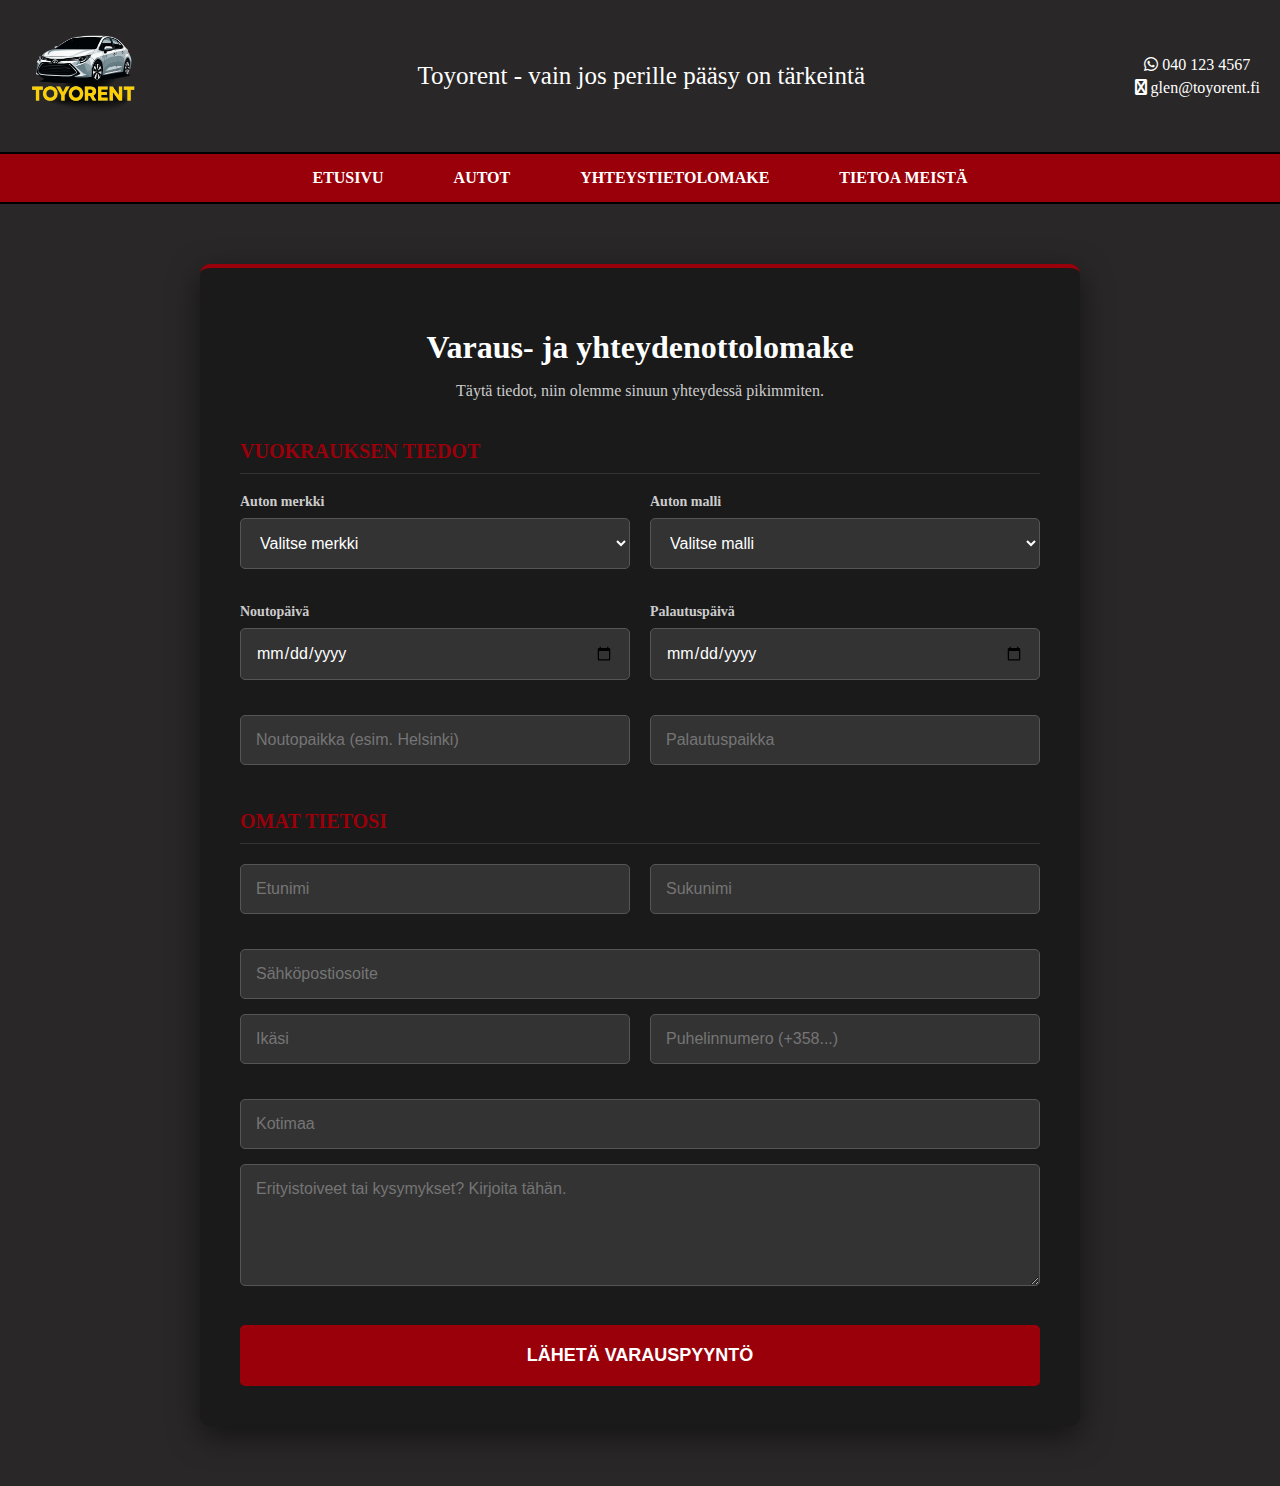
<file: task-i/yhteystietolomake.html>
<!--
  Author: Glen Mustonen
  Date: 2025-11-20
-->

<!DOCTYPE HTML>
<html lang="fi">

<head>
  <meta charset="utf-8">
  <meta name="viewport" content="width=device-width, initial-scale=1">
  <link rel="icon" href="../pictures/toyorent-head.png">
  <title>Toyorent</title>
  <link rel="stylesheet" href="style.css">
  <link rel="stylesheet" href="https://cdnjs.cloudflare.com/ajax/libs/font-awesome/6.4.0/css/all.min.css">

</head>

<body>


  <header class="header">
    <div class="header-left-group">
      <a href="index.html" class="site-logo">
        <img src="../pictures/toyorent.png" alt="Toyorent logo" width="128" height="128" loading="lazy">
      </a>
    </div>

    <div class="header-middle-group">
      <p>Toyorent - vain jos perille pääsy on tärkeintä</p>
    </div>

    <div class="header-right-group">
      <div class="contact-row">
        <i class="fab fa-whatsapp"></i>
        <span class="phone-number">040 123 4567</span>
      </div>

      <div class="contact-row">
        <i class="fab fa-envelope"></i>
        <span class="email">glen@toyorent.fi</span>
      </div>

    </div>
  </header>

  <nav class="main-nav">
    <ul class="nav-list">
      <li id="etusivu"><a href="index.html">Etusivu</a></li>
      <li id="autot"><a href="autot.html">Autot</a></li>
      <li id="yhteystiedot"><a href="yhteystietolomake.html">Yhteystietolomake</a></li>
      <li id="hinnasto"><a href="tiedot.html">Tietoa meistä</a></li>
    </ul>
  </nav>


 <section class="contact-section">
    <div class="contact-container">

      <h1>Varaus- ja yhteydenottolomake</h1>
      
      <!-- TÄMÄ TEKSTI PIILOTETAAN LÄHETYKSEN JÄLKEEN -->
      <p id="intro-text">Täytä tiedot, niin olemme sinuun yhteydessä pikimmiten.</p>

      <!-- UUSI: ONNISTUMISVIESTI (Oletuksena piilossa style="display: none") -->
      <div id="success-message" style="display: none; text-align: center; padding: 40px;">
          <i class="fas fa-check-circle" style="color: #EB0A1E; font-size: 60px; margin-bottom: 20px;"></i>
          <h2 style="color: white;">Kiitos varauspyynnöstäsi!</h2>
          <p style="color: #ccc; font-size: 18px;">Olemme vastaanottaneet tietosi. Otamme sinuun yhteyttä pian vahvistaaksemme varauksen.</p>
          <button onclick="location.reload()" class="submit-btn" style="width: auto; padding: 10px 30px; margin-top: 20px;">Palaa lomakkeeseen</button>
      </div>

      <!-- LOMAKE (Lisäsin tähän id="rental-form") -->
      <form id="rental-form" action="#" method="POST" class="rental-form">

        <h2 class="form-section-title">Vuokrauksen tiedot</h2>

        <div class="form-row">
          <div class="form-group">
            <label>Auton merkki</label>
            <select name="car-make">
              <option value="" disabled selected>Valitse merkki</option>
              <option value="toyota">Toyota</option>
            </select>
          </div>
          <div class="form-group">
            <label>Auton malli</label>
            <select name="car-model">
              <option value="" disabled selected>Valitse malli</option>
              <option value="corolla">Corolla</option>
              <option value="yaris">Yaris</option>
              <option value="supra">Supra</option>
              <option value="hilux">Hilux</option>
              <option value="hiace">Hiace</option>
              <option value="proace">Proace</option>
              <option value="retkihiace">Retkihiace</option>
            </select>
          </div>
        </div>

        <div class="form-row">
          <div class="form-group">
            <label>Noutopäivä</label>
            <input type="date" name="pickup-date">
          </div>
          <div class="form-group">
            <label>Palautuspäivä</label>
            <input type="date" name="dropoff-date">
          </div>
        </div>

        <div class="form-row">
          <div class="form-group">
            <input type="text" name="pickup-loc" placeholder="Noutopaikka (esim. Helsinki)">
          </div>
          <div class="form-group">
            <input type="text" name="dropoff-loc" placeholder="Palautuspaikka">
          </div>
        </div>

        <h2 class="form-section-title">Omat tietosi</h2>

        <div class="form-row">
          <div class="form-group">
            <input type="text" name="firstname" placeholder="Etunimi" required>
          </div>
          <div class="form-group">
            <input type="text" name="lastname" placeholder="Sukunimi" required>
          </div>
        </div>

        <div class="form-group">
          <input type="email" name="email" placeholder="Sähköpostiosoite" required>
        </div>

        <div class="form-row">
          <div class="form-group">
            <input type="number" name="age" placeholder="Ikäsi" min="18">
          </div>
          <div class="form-group">
            <input type="tel" name="phone" placeholder="Puhelinnumero (+358...)">
          </div>
        </div>

        <div class="form-group">
          <input type="text" name="country" placeholder="Kotimaa">
        </div>

        <div class="form-group">
          <textarea name="message" rows="5" placeholder="Erityistoiveet tai kysymykset? Kirjoita tähän."></textarea>
        </div>

        <button type="submit" class="submit-btn">LÄHETÄ VARAUSPYYNTÖ</button>

      </form>
    </div>
  </section>

  <button onclick="topFunction()" id="backToTopBtn" title="Palaa ylös">
    &#8679;
</button>

<script>
    
    const form = document.getElementById("rental-form");
    const successMessage = document.getElementById("success-message");
    const introText = document.getElementById("intro-text");

    if (form) {
        form.addEventListener("submit", function(event) {
            event.preventDefault(); 

            form.style.display = "none";
            if(introText) introText.style.display = "none";

            successMessage.style.display = "block";
            
            window.scrollTo({top: 0, behavior: 'smooth'});
        });
    }

    let mybutton = document.getElementById("backToTopBtn");

    window.onscroll = function() {scrollFunction()};

    function scrollFunction() {
        if (document.body.scrollTop > 300 || document.documentElement.scrollTop > 300) {
            mybutton.style.display = "block";
        } else {
            mybutton.style.display = "none";
        }
    }

    function topFunction() {
        window.scrollTo({top: 0, behavior: 'smooth'});
    }
</script>

</body>
</file>
<file: style.css>
body {
  background-color: powderblue;
}
h1 {
  color: blue;
}
p {
  color: red;
}
</file>
<file: task-a/style.css>
/*
  Author: Glen Mustonen
  Date: 2025-09-12
*/

/*Color of the paragraph "Glen Mustonen"*/
p {
  color: coral;
}

/*Color and font-size for heading "Hello Web" */
h1 {
  color: coral;
  font-size: 50px;
}

/*Color for the background*/
body {
  background-color: beige;
}
</file>
<file: task-b/style.css>
/*
  Author: Glen Mustonen
  Date: 2025-09-13
*/

/*Website's background color*/
body {
  background-color: color-mix(in hsl, beige, chocolate 25%);
  cursor: url("../pictures/output-onlinepngtools.png") 16 16, pointer;
}

/*Header1 color "Glen-Henrik Mustonen"*/
h1 {
  color: maroon;
  font-size: 50px;
  font-family: cursive;
}

/*Header2 color "My Goals for This Course"*/
h2 {
  color: maroon;
  font-size: 35px;
  font-family: cursive;
}

/*Paragraph color*/
p {
  color: midnightblue;
  font-family: cursive;
}

/*Unordered list style*/
ul {
  list-style-type: square;
  padding-left: 20px;
  color: darkslategray;
  font-family: cursive;
}

/*Ordered list style*/
ol {
  list-style-type: square;
  padding-left: 20px;
  color: darkslategray;
  font-family: cursive;
}

/*List style*/
li {
  margin-bottom: 4px;
  font-family: cursive;
}

a {
  font-family: cursive;
}
</file>
<file: task-d/style.css>
/*
  Author: Glen Mustonen
  Date: 2025-10-9
*/

body {
  background: #ba4614;
  background: radial-gradient(#f69d3c, #3f87a6);
  padding-bottom: 291px;
}

.box {
  display: flex;
  flex-direction: column;
  align-items: center;
  border-radius: 50px;
}

li {
  list-style: none;
  padding-left: 24px;
  background: url("../pictures/vecteezy_cute-sea-fish-cartoon_22691399.png") no-repeat left center;
  background-size: 16px 16px;
}

.paragraph-trout {
  padding-left: 702px;
  line-break: normal;
}

.header {
  align-items: center;
  display: flex;
  flex-direction: column;
}

ul {
  padding-left: 702px;
}

section ul li {
  color: rgb(97, 6, 6);
}

h1,
h2 {
  font-size: 50px;
}

a[target] {
  color: yellow;
}

img[alt] {
  border-radius: 25px;
  max-width: 500px;
  max-height: 500px;
}

h1,
p {
  color: rgb(56, 8, 100);
}

#special-message {
  font-family: 'Orbitron', 'Bebas Neue', 'Anton', sans-serif;
}
</file>
<file: task-e/style.css>
/*
Author: Glen-Henrik Mustonen
Date: 2025-10-29
*/

/* COLOR GUIDELINES
   - Page background: very light gray (#f6f8fb)
   - Main text: dark gray (#1f2937)
   - Header background: deep blue (#273e73), text white
   - Table header row: same deep blue, text white
   - Table rows: alternate white (#fff) / light blue (#eef3ff)
   - Borders: light gray (#d0d7e2)
*/

:root {
  /* Typographic scale via rem for easy scaling */
  --base-size: 1rem;
  --h1-size: 1.6rem;

  /* Colors */
  --page-bg: #f6f8fb;
  --text: #1f2937;
  --brand: #273e73;
  --table-alt: #eef3ff;
  --border: #d0d7e2;

  /* Radius in px */
  --radius: 8px;
}

/* Base page styles (rem font sizing, color, background) */
html, body { height: 100%; }
body {
  margin: 0;
  background: var(--page-bg);
  color: var(--text);
  font-family: system-ui, -apple-system, Segoe UI, Roboto, Arial, sans-serif;
  font-size: var(--base-size);          /* rem */
}

/* Top spacing uses rem (explicit requirement) */
.site-header {
  padding-top: 2rem;                     /* rem */
  padding-bottom: 1rem;                  /* rem */
  background: var(--brand);
  color: #fff;
}
.site-header h1 {
  font-size: var(--h1-size);             /* rem */
  margin: 0;
  text-align: center;                    /* centered title */
}

/* Left & right empty space 15% (content width ~70%) */
.content {
  margin-left: 15%;                      /* % */
  margin-right: 15%;                     /* % */
  padding-top: 1rem;                     /* rem */
  padding-bottom: 2rem;                  /* rem */
}

/* Student info block */
.student-info {
  background: #fff;
  border: 1px solid var(--border);       /* px */
  border-radius: var(--radius);          /* px */
  padding: 0.75rem 1rem;                 /* rem */
  margin: 0 0 1rem 0;                    /* rem */
}
.student-info p {
  margin: 0;
}
.student-info p + p {
  margin-top: 0.5rem;                    /* rem */
}

/* Table container */
.table-wrap {
  background: #fff;
  border: 1px solid var(--border);       /* px */
  border-radius: var(--radius);          /* px */
  padding: 1rem;                         /* rem */
  overflow-x: auto;
  box-shadow: 0 2px 10px rgba(0,0,0,0.06);
}

/* Table */
.table {
  width: 100%;                           /* % */
  border-collapse: collapse;
  font-size: 1rem;                       /* rem */
}

/* Header cells */
.table thead th {
  background: var(--brand);
  color: #fff;
  text-align: left;
  padding: 0.75rem;                      /* rem */
  border-bottom: 1px solid var(--border);/* px */
}

/* Body cells */
.table tbody td {
  padding: 0.6rem 0.75rem;               /* rem */
  border-bottom: 1px solid var(--border);/* px */
}

/* Alternate row color */
.table tbody tr:nth-child(even) {
  background: var(--table-alt);
}

/* Column widths:
   - First column (Course) wider
   - Other columns share remaining space
*/
.table thead th:nth-child(1),
.table tbody td:nth-child(1) {
  width: 40%;
}
.table thead th:nth-child(n+2),
.table tbody td:nth-child(n+2) {
  width: 15%;
}

/* Center the day columns (Monâ€“Thu) */
.table thead th:nth-child(n+2),
.table tbody td:nth-child(n+2) {
  text-align: center;
}

@media (max-width: 768px) {
  .content { margin-left: 5%; margin-right: 5%; }
  .site-header,
  .intro,
  .other-content { display: none; }
  .student-info,
  .table-wrap { display: block; }
}

@media (max-width: 640px) {
  .content { margin-left: 1%; margin-right: 1%; }
  .student-info { display: none; }
}
</file>
<file: task-f/style.css>
/*
Author: Glen-Henrik Mustonen
Date: 2025-10-29
*/

/* COLOR GUIDELINES
   - Page background: very light gray (#f6f8fb)
   - Main text: dark gray (#1f2937)
   - Header background: deep blue (#273e73), text white
   - Table header row: same deep blue, text white
   - Table rows: alternate white (#fff) / light blue (#eef3ff)
   - Borders: light gray (#d0d7e2)
*/

:root {
  --base-size: 1rem;
  --h1-size: 1.6rem;

  --page-bg: #fcfdfc;
  --text: #2a2a2a;
  --brand: #6c4f8d;
  --table-alt: #f9f5ff;
  --border: #e0e0e0;

  --radius: 8px;
}

html,
body {
  height: 100%;
}

body {
  margin: 0;
  background: var(--page-bg);
  color: var(--text);
  font-family: system-ui, -apple-system, Segoe UI, Roboto, Arial, sans-serif;
  font-size: var(--base-size);
}

/* Header */
.site-header {
  padding-top: 2rem;
  padding-bottom: 1rem;
  background: var(--brand);
  color: #fff;
}

.site-header h1 {
  font-size: var(--h1-size);
  margin: 0;
  text-align: center;
}

/* Content container with side margins */
.content {
  margin-left: 15%;
  margin-right: 15%;
  padding-top: 1rem;
  padding-bottom: 2rem;
}

/* --- NEW: top row split (50% + 50%) --- */
.top-grid {
  display: flex;
  gap: 1rem;
  margin-bottom: 1rem;
}

.student-info,
.controls {
  background: #fff;
  border: 1px solid var(--border);
  border-radius: var(--radius);
  padding: 0.75rem 1rem;
  box-shadow: 0 2px 10px rgba(0, 0, 0, 0.04);
}

.student-info {
  flex: 1 1 30%;
}

.controls {
  flex: 1 1 70%;
}

.student-info p {
  margin: 0;
}

.student-info p+p {
  margin-top: 0.5rem;
}

.controls-title,
.student-info-title {
  margin: 0 0 0.5rem 0;
  font-size: 1.1rem;
}

.form-row {
  display: flex;
  gap: 0.5rem;
  align-items: center;
  margin: 0.5rem 0;
}

.form-row input[type="text"] {
  flex: 1 1 auto;
  padding: 0.45rem 0.6rem;
  border: 1px solid var(--border);
  border-radius: 6px;
}

.days-group {
  margin: 0.5rem 0 0.75rem;
  border: 1px dashed var(--border);
  border-radius: 6px;
  padding: 0.5rem 0.75rem;
  display: flex;
  flex-wrap: wrap;
  gap: 0.75rem;
}

.days-group legend {
  padding: 0 0.25rem;
  font-weight: 600;
  color: #334155;
}

.btn {
  padding: 0.45rem 0.8rem;
  border: 1px solid var(--border);
  border-radius: 6px;
  background: #f8fafc;
  cursor: pointer;
}

.btn:hover {
  background: #eef2f7;
}

.btn-secondary {
  background: #ffffff;
}

/* Table container */
.table-wrap {
  background: #fff;
  border: 1px solid var(--border);
  border-radius: var(--radius);
  padding: 1rem;
  overflow-x: auto;
  box-shadow: 0 2px 10px rgba(0, 0, 0, 0.06);
}

/* Table */
.table {
  width: 100%;
  border-collapse: collapse;
  font-size: 1rem;
}

/* Header cells */
.table thead th {
  background: var(--brand);
  color: #fff;
  text-align: left;
  padding: 0.75rem;
  border-bottom: 1px solid var(--border);
}

/* Body cells */
.table tbody td {
  padding: 0.6rem 0.75rem;
  border-bottom: 1px solid var(--border);
}

/* Alternate row color */
.table tbody tr:nth-child(even) {
  background: var(--table-alt);
}

/* Column widths: 40% + 12%*5 = 100% */
.table thead th:nth-child(1),
.table tbody td:nth-child(1) {
  width: 40%;
}

.table thead th:nth-child(n+2),
.table tbody td:nth-child(n+2) {
  width: 12%;
  text-align: center;
}

/* Small screens: stack the top blocks */
@media (max-width: 860px) {
  .content {
    margin-left: 5%;
    margin-right: 5%;
  }

  .top-grid {
    flex-direction: column;
  }
}

/* ≤ 768px: margins 5% */
@media (max-width: 768px) {
  .content {
    margin-left: 5%;
    margin-right: 5%;
  }

  .site-header,
  .intro,
  .other-content {
    display: none;
  }

  .student-info,
  .table-wrap {
    display: block;
  }
}

/* ≤ 640px: margins 1%, show only the table */
@media (max-width: 640px) {
  .content {
    margin-left: 1%;
    margin-right: 1%;
  }

  .student-info {
    display: none;
  }
}
</file>
<file: task-g/style.css>
/*
  Author: Glen-Henrik Mustonen
  Date: 2025-11-07
*/

/* COLOR GUIDELINES
   - Page background: very light gray (#f6f8fb)
   - Main text: dark gray (#1f2937)
   - Header background: deep blue (#273e73), text white
   - Table header row: same deep blue, text white
   - Table rows: alternate white (#fff) / light blue (#eef3ff)
   - Borders: light gray (#d0d7e2)
*/

:root {
  --base-size: 1rem;
  --h1-size: 1.6rem;

  --page-bg: #f6f8fb;
  --text: #1f2937;
  --brand: #273e73;
  --table-alt: #eef3ff;
  --border: #d0d7e2;

  --radius: 8px;
}

html,
body {
  height: 100%;
}

body {
  margin: 0;
  background: var(--page-bg);
  color: var(--text);
  font-family: system-ui, -apple-system, Segoe UI, Roboto, Arial, sans-serif;
  font-size: var(--base-size);
}

/* Header */
.site-header {
  padding-top: 2rem;
  padding-bottom: 1rem;
  background: var(--brand);
  color: #fff;
}

.site-header h1 {
  font-size: var(--h1-size);
  margin: 0;
  text-align: center;
}

/* Content container with side margins */
.content {
  margin-left: 15%;
  margin-right: 15%;
  padding-top: 1rem;
  padding-bottom: 2rem;
}

/* --- NEW: top row split (50% + 50%) --- */
.top-grid {
  display: flex;
  gap: 1rem;
  margin-bottom: 1rem;
}

.student-info,
.controls {
  background: #fff;
  border: 1px solid var(--border);
  border-radius: var(--radius);
  padding: 0.75rem 1rem;
  box-shadow: 0 2px 10px rgba(0, 0, 0, 0.04);
}

.student-info {
  flex: 1 1 30%;
}

.controls {
  flex: 1 1 70%;
}

.student-info p {
  margin: 0;
}

.student-info p+p {
  margin-top: 0.5rem;
}

.controls-title,
.student-info-title {
  margin: 0 0 0.5rem 0;
  font-size: 1.1rem;
}

.form-row {
  display: flex;
  gap: 0.5rem;
  align-items: center;
  margin: 0.5rem 0;
}

.form-row input[type="text"] {
  flex: 1 1 auto;
  padding: 0.45rem 0.6rem;
  border: 1px solid var(--border);
  border-radius: 6px;
}

.days-group {
  margin: 0.5rem 0 0.75rem;
  border: 1px dashed var(--border);
  border-radius: 6px;
  padding: 0.5rem 0.75rem;
  display: flex;
  flex-wrap: wrap;
  gap: 0.75rem;
}

.days-group legend {
  padding: 0 0.25rem;
  font-weight: 600;
  color: #334155;
}

.btn {
  padding: 0.45rem 0.8rem;
  border: 1px solid var(--border);
  border-radius: 6px;
  background: #f8fafc;
  cursor: pointer;
}

.btn:hover {
  background: #eef2f7;
}

.btn-secondary {
  background: #ffffff;
}

/* Table container */
.table-wrap {
  background: #fff;
  border: 1px solid var(--border);
  border-radius: var(--radius);
  padding: 1rem;
  overflow-x: auto;
  box-shadow: 0 2px 10px rgba(0, 0, 0, 0.06);
}

/* Table */
.table {
  width: 100%;
  border-collapse: collapse;
  font-size: 1rem;
}

/* Header cells */
.table thead th {
  background: var(--brand);
  color: #fff;
  text-align: left;
  padding: 0.75rem;
  border-bottom: 1px solid var(--border);
}

/* Body cells */
.table tbody td {
  padding: 0.6rem 0.75rem;
  border-bottom: 1px solid var(--border);
}

/* Alternate row color */
.table tbody tr:nth-child(even) {
  background: var(--table-alt);
}

/* Column widths: 40% + 12%*5 = 100% */
.table thead th:nth-child(1),
.table tbody td:nth-child(1) {
  width: 40%;
}

.table thead th:nth-child(n+2),
.table tbody td:nth-child(n+2) {
  width: 12%;
  text-align: center;
}

/* Small screens: stack the top blocks */
@media (max-width: 860px) {
  .content {
    margin-left: 5%;
    margin-right: 5%;
  }

  .top-grid {
    flex-direction: column;
  }
}

/* ≤ 768px: margins 5% */
@media (max-width: 768px) {
  .content {
    margin-left: 5%;
    margin-right: 5%;
  }

  .site-header,
  .intro,
  .other-content {
    display: none;
  }

  .student-info,
  .table-wrap {
    display: block;
  }
}

/* ≤ 640px: margins 1%, show only the table */
@media (max-width: 640px) {
  .content {
    margin-left: 1%;
    margin-right: 1%;
  }

  .student-info {
    display: none;
  }
}
</file>
<file: task-i/style.css>
/*
  Author: Glen Mustonen
  Date: 2025-11-20
  Optimized Version
*/

body {
    margin: 0;
    padding: 0;
    background-color: #292727;
    min-height: 100vh;
}

.header {
    background-color: #292727;
    min-height: 100px;
    border-bottom: 2px solid #000000;
    display: flex;
    align-items: center;
    justify-content: space-between;
    padding: 10px 20px;
    flex-wrap: wrap;
}

.header-left-group {
    display: flex;
    align-items: center;
    gap: 15px;
}

.header-middle-group {
    color: white;
    font-size: 25px;
    display: flex;
    align-items: center;
    gap: 15px;
    text-align: center;
}

.header-right-group {
    color: white;
    display: flex;
    flex-direction: column;
    align-items: center;
    justify-content: center;
    gap: 5px;
}

.main-nav {
    background-color: #99000A;
    padding: 0;
    border-bottom: 2px solid #000000;
}

.nav-list {
    display: flex;
    list-style: none;
    margin: 0;
    padding: 0;
    justify-content: center;
    gap: 10px;
}

.nav-list a {
    display: block;
    color: white;
    text-decoration: none;
    font-weight: bold;
    text-transform: uppercase;
    font-size: 16px;
    padding: 15px 30px;
    transition: background 0.3s;
}

.nav-list a:hover {
    background-color: #000000;
    border-radius: 4px;
}

.video-section {
    width: 100%;
    padding: 0;
    margin: 0;
    display: block;
}

.video-container {
    width: 100%;
    max-width: 100%;
    border: none;
    box-shadow: none;
}

.video-container video {
    width: 100%;
    display: block;
    height: auto;
    object-fit: cover;
    aspect-ratio: 19 / 9;
}

#video-paragraph {
    text-align: center;
    color: #888888;
    background-color: #000;
    font-size: 12px;
    font-style: italic;
    font-family: sans-serif;
    margin: 0;
    padding-top: 5px;
    padding-bottom: 15px;
}

.car-info {
    background-color: black;
    color: white;
    text-align: center;
    padding: 30px 15px;
}

.car-info h3 {
    font-size: 24px;
    margin-bottom: 20px;
    font-weight: bold;
}

.car-buttons {
    display: flex;
    flex-direction: column;
    gap: 15px;
    margin-bottom: 25px;
}

.btn-quote {
    background-color: #556B2F;
    color: white;
    border: none;
    padding: 12px;
    font-weight: bold;
    text-transform: uppercase;
    cursor: pointer;
    font-size: 14px;
    width: 80%;
    margin: 0 auto;
    display: block;
    text-align: center;
    text-decoration: none;
    box-sizing: border-box;
}

.btn-quote:hover {
    background-color: #6b853e;
}

.btn-details {
    background-color: transparent;
    color: white;
    border: 2px solid white;
    padding: 10px;
    font-weight: bold;
    text-transform: uppercase;
    cursor: pointer;
    font-size: 14px;
    width: 60%;
    margin: 0 auto;
    display: block;
    text-align: center;
    text-decoration: none;
    box-sizing: border-box;
}

.car-grid {
    display: flex;
    flex-wrap: wrap;
    justify-content: center;
    gap: 40px;
    padding: 40px 20px;
    max-width: 1200px;
    margin: 0 auto;
}

.car-card {
    flex: 1 1 300px;
    max-width: 500px;
    background-color: black;
    border-radius: 20px;
    overflow: hidden;
    box-shadow: 0 5px 15px rgba(0, 0, 0, 0.5);
    display: flex;
    flex-direction: column;
}

.car-image img {
    width: 100%;
    height: 250px;
    object-fit: cover;
    display: block;
}

.contact-section {
    padding: 60px 20px;
    display: flex;
    justify-content: center;
}

.contact-container {
    background-color: #1a1a1a;
    padding: 40px;
    border-radius: 10px;
    width: 100%;
    max-width: 800px;
    box-shadow: 0 10px 30px rgba(0, 0, 0, 0.5);
    border-top: 4px solid #99000A;
}

.contact-container h1 {
    text-align: center;
    color: white;
    margin-bottom: 10px;
}

.contact-container p {
    text-align: center;
    color: #ccc;
    margin-bottom: 40px;
}

.form-section-title {
    color: #99000A;
    font-size: 20px;
    margin-bottom: 20px;
    margin-top: 30px;
    border-bottom: 1px solid #333;
    padding-bottom: 10px;
    text-transform: uppercase;
}

.form-row {
    display: grid;
    grid-template-columns: 1fr 1fr;
    gap: 20px;
    margin-bottom: 20px;
}

.form-group {
    margin-bottom: 15px;
    width: 100%;
}

input, select, textarea {
    width: 100%;
    padding: 15px;
    background-color: #333;
    border: 1px solid #555;
    border-radius: 5px;
    color: white;
    font-size: 16px;
    font-family: Arial, sans-serif;
    box-sizing: border-box;
}

input:focus, select:focus, textarea:focus {
    outline: none;
    border-color: #99000A;
    background-color: #444;
}

label {
    display: block;
    color: #ccc;
    margin-bottom: 8px;
    font-size: 14px;
    font-weight: bold;
}

.submit-btn {
    width: 100%;
    padding: 20px;
    background-color: #99000A;
    color: white;
    border: none;
    border-radius: 5px;
    font-size: 18px;
    font-weight: bold;
    text-transform: uppercase;
    cursor: pointer;
    margin-top: 20px;
    transition: background 0.3s;
}

.submit-btn:hover {
    background-color: #ff1a30;
}

.toyota-catalog {
    padding: 50px 20px;
    text-align: center;
}

.toyota-catalog h1 {
    color: rgb(255, 255, 255);
    margin-bottom: 50px;
    text-transform: uppercase;
    letter-spacing: 2px;
}

.catalog-grid {
    display: grid;
    grid-template-columns: repeat(auto-fit, minmax(280px, 1fr));
    gap: 30px;
    max-width: 1200px;
    margin: 0 auto;
}

.product-card {
    background-color: #1a1a1a;
    border-radius: 0 0 10px 10px;
    overflow: hidden;
    box-shadow: 0 10px 20px rgba(0, 0, 0, 0.5);
    transition: transform 0.3s;
}

.product-card:hover {
    transform: translateY(-5px);
}

.product-image {
    position: relative;
    height: 350px;
    overflow: hidden;
}

.product-image img {
    width: 100%;
    height: 100%;
    object-fit: cover;
    transition: transform 0.5s;
}

.product-card:hover .product-image img {
    transform: scale(1.1);
}

.overlay-logo {
    position: absolute;
    top: 50%;
    left: 50%;
    transform: translate(-50%, -50%);
    color: rgba(255, 255, 255, 0.3);
    font-size: 30px;
    font-weight: bold;
    pointer-events: none;
}

.product-info {
    padding: 20px;
    color: #ccc;
    background-color: #222;
    border-top: 4px solid #99000A;
}

.product-info h3 {
    color: white;
    font-size: 24px;
    margin-bottom: 5px;
    font-weight: normal;
}

.product-price {
    color: #ffffff;
    font-size: 18px;
    font-weight: bold;
    margin-bottom: 15px;
}

.separator-line {
    height: 1px;
    width: 60px;
    background-color: #555;
    margin: 0 auto 20px auto;
}

.view-btn {
    color: white;
    text-decoration: none;
    font-size: 14px;
    font-weight: bold;
    letter-spacing: 1px;
    border: 1px solid rgba(255, 255, 255, 0.2);
    padding: 10px 20px;
    transition: background 0.3s, border 0.3s;
}

.view-btn:hover {
    background-color: white;
    color: black;
    border-color: white;
}

.info-experience-section {
    color: #ddd;
    padding: 60px 20px;
    line-height: 1.8;
}

.content-container {
    max-width: 900px;
    margin: 0 auto;
}

.main-intro {
    text-align: center;
    margin-bottom: 60px;
    border-bottom: 2px solid #99000A;
    padding-bottom: 30px;
}

.main-intro h1 {
    color: white;
    font-size: 36px;
    margin-bottom: 20px;
    font-family: "Georgia", serif;
}

.intro-lead {
    font-size: 20px;
    color: #fff;
    font-style: italic;
}

.location-block {
    margin-bottom: 50px;
}

.location-block h2 {
    color: #be0000;
    font-size: 24px;
    text-transform: uppercase;
    margin-bottom: 15px;
    letter-spacing: 1px;
}

.location-block p {
    font-size: 18px;
    color: #ccc;
}

.location-block strong {
    color: white;
    font-weight: bold;
}

.history-block {
    display: flex;
    align-items: center;
    background-color: #1a1a1a;
    padding: 40px;
    border-radius: 5px;
    border-left: 5px solid #EB0A1E;
    margin-bottom: 60px;
    gap: 30px;
}

.history-content h2 {
    color: #fff;
    font-family: "Georgia", serif;
    font-size: 28px;
    margin-bottom: 15px;
}

.history-content p {
    color: #ccc;
    font-size: 18px;
    line-height: 1.6;
    margin-bottom: 15px;
}

.faq-section {
    margin-top: 80px;
    background-color: #1a1a1a;
    padding: 40px;
    border-radius: 10px;
    border-left: 5px solid #99000A;
}

.faq-section h2 {
    color: white;
    font-size: 28px;
    margin-bottom: 30px;
    text-align: center;
}

.faq-item {
    margin-bottom: 25px;
    border-bottom: 1px solid #333;
    padding-bottom: 25px;
}

.faq-item:last-child {
    border-bottom: none;
}

.faq-item h3 {
    color: #fff;
    font-size: 18px;
    margin-bottom: 10px;
    font-weight: bold;
}

.faq-item p {
    font-size: 16px;
    color: #bbb;
    margin: 0;
}

#backToTopBtn {
    display: none;
    position: fixed;
    bottom: 10px;
    left: 50%;
    transform: translateX(-50%);
    z-index: 999;
    border: none;
    outline: none;
    background-color: #99000A;
    color: white;
    cursor: pointer;
    padding: 15px;
    border-radius: 50%;
    font-size: 24px;
    width: 60px;
    height: 60px;
    box-shadow: 0 4px 10px rgba(0, 0, 0, 0.5);
    transition: background-color 0.3s, transform 0.3s;
}

#backToTopBtn:hover {
    background-color: #2b2a2a;
    transform: translateX(-50%) scale(1.1);
}

@media (max-width: 900px) {
    .header {
        flex-direction: column;
        gap: 20px;
        padding: 20px;
        min-height: auto;
    }
    
    .header-right-group {
        align-items: center;
    }
}

@media (max-width: 768px) {
    .nav-list {
        flex-direction: column;
        width: 100%;
    }
    
    .nav-list a {
        text-align: center;
        border-bottom: 1px solid rgba(255,255,255,0.1);
        padding: 20px;
    }
}

@media (max-width: 600px) {
    .form-row {
        grid-template-columns: 1fr;
    }

    .contact-container {
        padding: 20px;
    }
    
    .main-intro h1 {
        font-size: 28px;
    }

    .intro-lead {
        font-size: 18px;
    }

    .faq-section {
        padding: 20px;
    }

    .history-block {
        flex-direction: column;
        text-align: center;
    }
}
</file>
